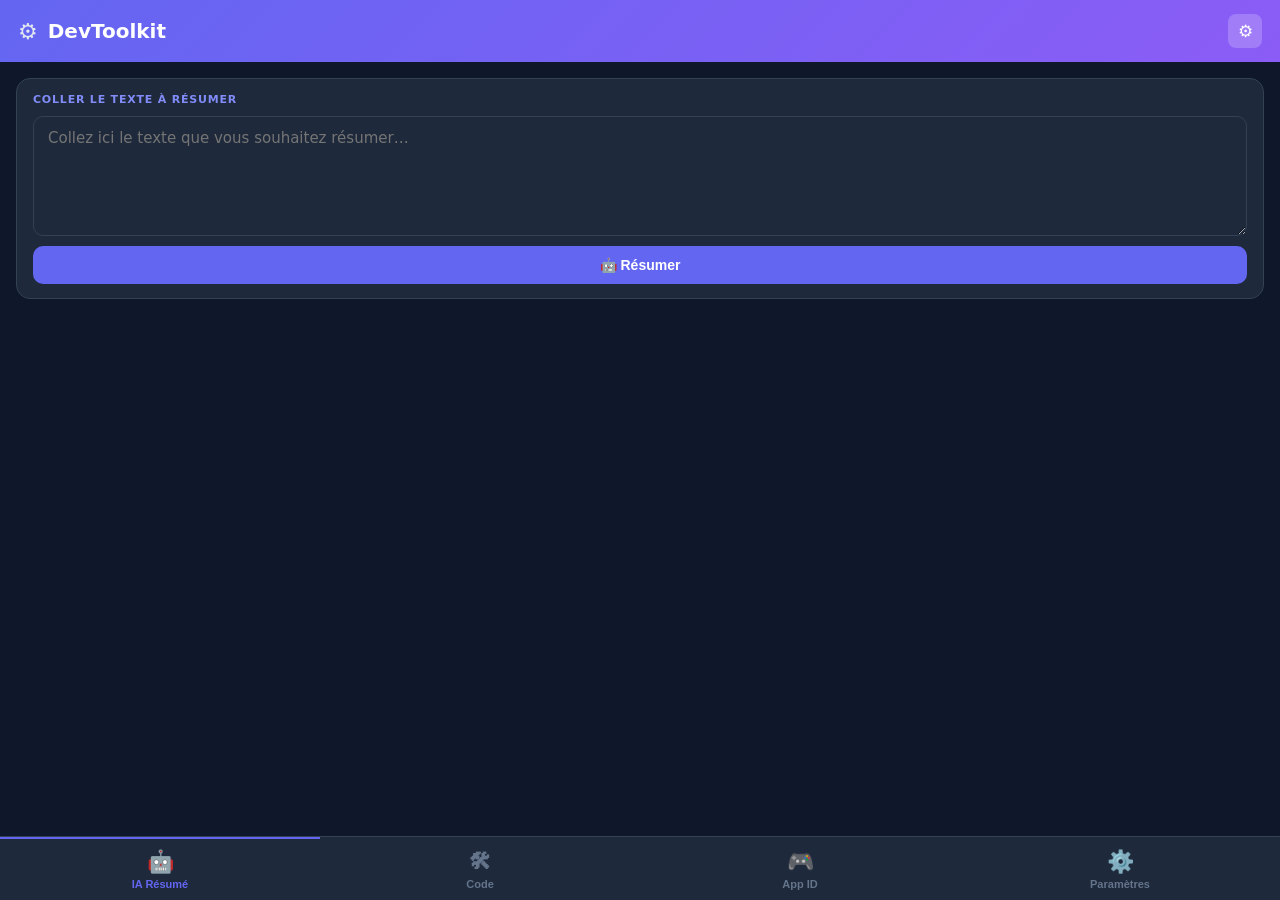
<file: index.html>
<!DOCTYPE html>
<html lang="fr">
<head>
  <meta charset="UTF-8">
  <meta name="viewport" content="width=device-width, initial-scale=1, viewport-fit=cover">
  <meta name="apple-mobile-web-app-capable" content="yes">
  <meta name="apple-mobile-web-app-status-bar-style" content="black-translucent">
  <meta name="apple-mobile-web-app-title" content="DevToolkit">
  <meta name="theme-color" content="#6366f1">
  <title>DevToolkit</title>
  <link rel="manifest" href="manifest.webmanifest">
  <link rel="apple-touch-icon" href="icons/icon192.png">
  <style>
    :root {
      --bg: #0f172a;
      --surface: #1e293b;
      --border: #334155;
      --accent: #6366f1;
      --accent-hover: #4f46e5;
      --text: #e2e8f0;
      --muted: #64748b;
      --safe-bottom: env(safe-area-inset-bottom, 0px);
    }

    * { margin: 0; padding: 0; box-sizing: border-box; -webkit-tap-highlight-color: transparent; }

    html, body {
      height: 100%;
      background: var(--bg);
      color: var(--text);
      font-family: -apple-system, 'SF Pro Display', 'Segoe UI', system-ui, sans-serif;
      font-size: 15px;
      overscroll-behavior: none;
    }

    /* ── Layout ── */
    .app {
      display: flex;
      flex-direction: column;
      height: 100dvh;
    }

    header {
      background: linear-gradient(135deg, #6366f1, #8b5cf6);
      padding: 14px 18px;
      padding-top: calc(14px + env(safe-area-inset-top, 0px));
      display: flex;
      align-items: center;
      gap: 10px;
      flex-shrink: 0;
    }

    header h1 { font-size: 20px; font-weight: 700; color: #fff; flex: 1; }

    .header-icon { font-size: 22px; }

    .icon-btn {
      width: 34px; height: 34px;
      background: rgba(255,255,255,0.2);
      border: none; border-radius: 8px;
      color: white; font-size: 17px;
      cursor: pointer; display: flex; align-items: center; justify-content: center;
    }

    .main {
      flex: 1;
      overflow-y: auto;
      -webkit-overflow-scrolling: touch;
    }

    .tab-content { display: none; padding: 16px; flex-direction: column; gap: 14px; }
    .tab-content.active { display: flex; }

    /* ── Bottom nav ── */
    .bottom-nav {
      display: flex;
      background: var(--surface);
      border-top: 1px solid var(--border);
      flex-shrink: 0;
      padding-bottom: var(--safe-bottom);
    }

    .nav-btn {
      flex: 1;
      background: none; border: none;
      padding: 10px 4px;
      display: flex; flex-direction: column;
      align-items: center; gap: 3px;
      cursor: pointer;
      color: var(--muted);
      font-size: 11px; font-weight: 600;
      border-top: 2px solid transparent;
      transition: color 0.2s, border-color 0.2s;
    }

    .nav-btn .nav-icon { font-size: 22px; }
    .nav-btn.active { color: var(--accent); border-top-color: var(--accent); }

    /* ── Buttons ── */
    .btn {
      padding: 11px 16px;
      border: none; border-radius: 10px;
      cursor: pointer; font-size: 14px; font-weight: 600;
      transition: opacity 0.15s, transform 0.1s;
      white-space: nowrap;
      -webkit-appearance: none;
    }

    .btn:active { transform: scale(0.97); }
    .btn.primary { background: var(--accent); color: #fff; }
    .btn.secondary { background: var(--border); color: var(--text); }
    .btn.danger { background: #7f1d1d; color: #fca5a5; }
    .btn.small { padding: 8px 12px; font-size: 13px; }
    .btn:disabled { opacity: 0.4; }
    .btn.hidden { display: none !important; }

    .btn-group { display: flex; gap: 8px; }
    .btn-row { display: flex; gap: 8px; flex-wrap: wrap; }

    /* ── Inputs ── */
    textarea, input[type="text"], input[type="password"] {
      width: 100%;
      background: var(--surface);
      border: 1px solid var(--border);
      border-radius: 10px;
      color: var(--text);
      padding: 12px 14px;
      font-size: 15px;
      font-family: inherit;
      resize: vertical;
      -webkit-appearance: none;
      transition: border-color 0.2s;
    }

    textarea:focus, input:focus {
      outline: none; border-color: var(--accent);
    }

    textarea { min-height: 120px; }

    /* ── Status ── */
    .status-msg {
      padding: 10px 14px; border-radius: 10px;
      font-size: 13px; font-weight: 500;
    }

    .status-msg.info    { background: #1e3a5f; color: #93c5fd; }
    .status-msg.success { background: #14532d; color: #86efac; }
    .status-msg.error   { background: #450a0a; color: #fca5a5; }
    .status-msg.hidden  { display: none; }

    .error-msg { color: #f87171; font-size: 13px; }
    .error-msg.hidden { display: none; }

    /* ── Cards ── */
    .card {
      background: var(--surface);
      border: 1px solid var(--border);
      border-radius: 14px;
      padding: 14px 16px;
      display: flex; flex-direction: column; gap: 10px;
    }

    .card-title {
      font-size: 11px; font-weight: 700;
      color: #818cf8; text-transform: uppercase; letter-spacing: 0.8px;
    }

    /* ── API warning ── */
    .api-warning {
      background: #451a03; border: 1px solid #92400e;
      border-radius: 10px; padding: 12px 14px;
      font-size: 13px; color: #fcd34d;
      display: flex; align-items: center; flex-wrap: wrap; gap: 6px;
    }

    .api-warning a { color: #fbbf24; text-decoration: underline; }
    .api-warning.hidden { display: none; }

    /* ── Game results ── */
    #game-results {
      display: flex; flex-direction: column; gap: 8px;
    }

    .game-item {
      background: var(--surface);
      border: 1px solid var(--border);
      border-radius: 10px;
      padding: 12px 14px;
      display: flex; align-items: center; gap: 10px;
      cursor: pointer;
      transition: border-color 0.15s;
      -webkit-user-select: none;
    }

    .game-item:active { border-color: var(--accent); }

    .game-name { flex: 1; font-size: 14px; font-weight: 500; overflow: hidden; text-overflow: ellipsis; white-space: nowrap; }
    .game-id { font-size: 13px; color: #818cf8; background: var(--bg); padding: 3px 8px; border-radius: 6px; font-family: monospace; }
    .game-type { font-size: 11px; color: var(--muted); background: var(--bg); padding: 2px 6px; border-radius: 4px; }
    .copied-badge { font-size: 13px; color: #4ade80; opacity: 0; transition: opacity 0.2s; }
    .copied-badge.visible { opacity: 1; }

    /* ── Settings ── */
    .field { display: flex; flex-direction: column; gap: 8px; }
    .field label { font-size: 13px; font-weight: 600; color: #94a3b8; }

    .input-row { display: flex; gap: 8px; }
    .input-row input { flex: 1; }

    .hint {
      background: var(--bg);
      border-left: 3px solid var(--accent);
      padding: 10px 14px; border-radius: 0 8px 8px 0;
      font-size: 13px; color: #94a3b8; line-height: 1.6;
    }

    .hint strong { color: var(--text); }

    /* ── Search bar ── */
    .search-bar { display: flex; gap: 8px; }
    .search-bar input { flex: 1; }
  </style>
</head>
<body>
<div class="app">

  <!-- Header -->
  <header>
    <span class="header-icon">⚙️</span>
    <h1>DevToolkit</h1>
    <button class="icon-btn" id="btn-settings" title="Paramètres">⚙</button>
  </header>

  <!-- Content -->
  <div class="main">

    <!-- IA Résumé -->
    <div class="tab-content active" id="tab-ai">
      <div class="card">
        <div class="card-title">Coller le texte à résumer</div>
        <textarea id="ai-input" placeholder="Collez ici le texte que vous souhaitez résumer…"></textarea>
        <button id="btn-summarize" class="btn primary">🤖 Résumer</button>
      </div>
      <div id="ai-status" class="status-msg hidden"></div>
      <div class="card" id="ai-result-card" style="display:none">
        <div class="card-title">Résumé</div>
        <textarea id="ai-result" readonly style="min-height:80px"></textarea>
        <button id="btn-copy-summary" class="btn secondary small">📋 Copier</button>
      </div>
    </div>

    <!-- Outils Code -->
    <div class="tab-content" id="tab-code">
      <div class="card">
        <div class="card-title">JSON Formatter</div>
        <textarea id="json-input" placeholder='{"clé": "valeur"}'></textarea>
        <div class="btn-row">
          <button id="btn-format-json" class="btn primary small">Formater</button>
          <button id="btn-minify-json" class="btn secondary small">Minifier</button>
          <button id="btn-copy-json" class="btn secondary small">Copier</button>
          <button id="btn-clear-json" class="btn danger small">Effacer</button>
        </div>
        <div id="json-error" class="error-msg hidden"></div>
      </div>

      <div class="card">
        <div class="card-title">Base64</div>
        <input id="b64-input" type="text" placeholder="Texte ou Base64…">
        <div class="btn-row">
          <button id="btn-b64-encode" class="btn primary small">Encoder</button>
          <button id="btn-b64-decode" class="btn secondary small">Décoder</button>
          <button id="btn-copy-b64" class="btn secondary small">Copier</button>
        </div>
        <input id="b64-output" type="text" readonly placeholder="Résultat…">
      </div>

      <div class="card">
        <div class="card-title">URL Encoder</div>
        <input id="url-input" type="text" placeholder="Texte ou URL encodée…">
        <div class="btn-row">
          <button id="btn-url-encode" class="btn primary small">Encoder</button>
          <button id="btn-url-decode" class="btn secondary small">Décoder</button>
          <button id="btn-copy-url" class="btn secondary small">Copier</button>
        </div>
        <input id="url-output" type="text" readonly placeholder="Résultat…">
      </div>
    </div>

    <!-- App ID Steam -->
    <div class="tab-content" id="tab-game">
      <div class="search-bar">
        <input id="game-search" type="text" placeholder="Nom du jeu Steam…">
        <button id="btn-search-game" class="btn primary">Chercher</button>
      </div>
      <div id="game-status" class="status-msg hidden"></div>
      <div id="game-results"></div>
    </div>

    <!-- À propos -->
    <div class="tab-content" id="tab-settings">
      <div class="card">
        <div class="card-title">🤖 Résumé IA — 100 % local</div>
        <p style="font-size:13px; color:#94a3b8; line-height:1.6">
          Le résumé utilise un algorithme <strong style="color:var(--text)">TF-IDF</strong> qui tourne
          directement dans votre navigateur.<br>
          Aucune clé API, aucun serveur, aucune donnée envoyée.
        </p>
        <div class="hint">
          <strong>Comment ça marche :</strong> les phrases les plus importantes sont sélectionnées
          selon la fréquence des mots clés et leur position dans le texte.
        </div>
      </div>
      <div class="card">
        <div class="card-title">ℹ️ À propos</div>
        <p style="font-size:13px; color:#94a3b8">DevToolkit v1.1 · Résumé local · Outils Dev · App ID Steam</p>
      </div>
    </div>

  </div><!-- /main -->

  <!-- Bottom Nav -->
  <nav class="bottom-nav">
    <button class="nav-btn active" data-tab="ai">
      <span class="nav-icon">🤖</span>IA Résumé
    </button>
    <button class="nav-btn" data-tab="code">
      <span class="nav-icon">🛠</span>Code
    </button>
    <button class="nav-btn" data-tab="game">
      <span class="nav-icon">🎮</span>App ID
    </button>
    <button class="nav-btn" data-tab="settings" id="nav-settings">
      <span class="nav-icon">⚙️</span>Paramètres
    </button>
  </nav>

</div><!-- /app -->

<script>
'use strict';

// ── Navigation ─────────────────────────────────────────────────────────────

function goTab(name) {
  document.querySelectorAll('.nav-btn').forEach(b => b.classList.toggle('active', b.dataset.tab === name));
  document.querySelectorAll('.tab-content').forEach(c => c.classList.toggle('active', c.id === `tab-${name}`));
}

document.querySelectorAll('.nav-btn').forEach(btn => {
  btn.addEventListener('click', () => goTab(btn.dataset.tab));
});

document.getElementById('btn-settings').addEventListener('click', () => goTab('settings'));

// ── Helpers ────────────────────────────────────────────────────────────────

function setStatus(id, msg, type) {
  const el = document.getElementById(id);
  el.textContent = msg;
  el.className = `status-msg ${type}`;
}
function hideStatus(id) { document.getElementById(id).className = 'status-msg hidden'; }

// ── Extractive summarizer (TF-IDF, 100% local, zéro API) ──────────────────

const STOPWORDS = new Set([
  'le','la','les','de','du','des','un','une','en','et','est','à','au','aux',
  'se','sa','son','ses','qui','que','qu','ce','cet','cette','ces','je','tu',
  'il','elle','nous','vous','ils','elles','mon','ma','mes','ton','ta','tes',
  'leur','leurs','y','me','te','lui','ne','pas','plus','très','aussi','car',
  'mais','ou','donc','or','ni','sur','sous','dans','par','pour','avec','sans',
  'entre','vers','chez','alors','puis','bien','tout','tous','même','si','on',
  'être','avoir','faire','dit','peut','après','avant','quand','comme','dont',
  'où','lors','était','sont','ont','été','fait','cette','par','plus','non',
  'the','a','an','is','are','was','were','be','been','have','has','had',
  'do','does','did','will','would','shall','should','may','might','must',
  'can','could','of','in','on','at','to','for','with','by','from','and',
  'or','but','not','this','that','these','those','it','he','she','we',
  'they','i','you','its','his','her','our','their','which','who','what',
  'when','where','how','all','one','also','as','so','if','up','out','no',
  'new','more','said','about','just','into','than','then'
]);

function tokenize(text) {
  return (text.toLowerCase().match(/[a-zàâäéèêëîïôùûüçœ'-]+/g) || [])
    .filter(w => w.length > 2 && !STOPWORDS.has(w));
}

function summarizeLocally(text, n = 5) {
  const sentences = text.replace(/\s+/g, ' ')
    .split(/(?<=[.!?…])\s+(?=[A-ZÀÂÉÈÙÎ"«(])/)
    .map(s => s.trim())
    .filter(s => { const wc = s.split(/\s+/).length; return wc >= 6 && wc <= 80; });

  if (!sentences.length) return text.slice(0, 800);
  if (sentences.length <= n) return sentences.join(' ');

  const freq = {};
  sentences.forEach(s => tokenize(s).forEach(w => { freq[w] = (freq[w] || 0) + 1; }));

  const total = sentences.length;
  const scored = sentences.map((s, i) => {
    const words = tokenize(s);
    if (!words.length) return { s, score: 0, i };
    const tf = words.reduce((sum, w) => sum + (freq[w] || 0), 0) / Math.sqrt(words.length);
    const pos = i < 3 ? 1.3 : i >= total - 2 ? 1.15 : 1.0;
    const len = words.length < 8 ? 0.8 : 1.0;
    return { s, score: tf * pos * len, i };
  });

  return scored
    .sort((a, b) => b.score - a.score)
    .slice(0, n)
    .sort((a, b) => a.i - b.i)
    .map(t => t.s)
    .join(' ');
}

// ── IA Résumé ──────────────────────────────────────────────────────────────

document.getElementById('btn-summarize').addEventListener('click', () => {
  const text = document.getElementById('ai-input').value.trim();
  if (text.length < 100) {
    setStatus('ai-status', '❌ Texte trop court (minimum 100 caractères).', 'error');
    return;
  }

  const btn = document.getElementById('btn-summarize');
  btn.disabled = true;
  btn.textContent = '⏳ Analyse…';
  setStatus('ai-status', '⏳ Analyse en cours…', 'info');
  document.getElementById('ai-result-card').style.display = 'none';

  setTimeout(() => {
    try {
      const summary = summarizeLocally(text, 5);
      document.getElementById('ai-result').value = summary;
      document.getElementById('ai-result-card').style.display = 'flex';
      const ratio = Math.round((1 - summary.length / text.length) * 100);
      setStatus('ai-status', `✅ Résumé généré — texte réduit de ${ratio} %.`, 'success');
    } catch (err) {
      setStatus('ai-status', `❌ ${err.message}`, 'error');
    } finally {
      btn.disabled = false;
      btn.textContent = '🤖 Résumer';
    }
  }, 50);
});

document.getElementById('btn-copy-summary').addEventListener('click', function () {
  const text = document.getElementById('ai-result').value;
  navigator.clipboard.writeText(text).then(() => {
    const orig = this.textContent;
    this.textContent = '✓ Copié !';
    setTimeout(() => { this.textContent = orig; }, 1800);
  });
});

// ── Code Tools ─────────────────────────────────────────────────────────────

function copyBtn(btn, getText) {
  btn.addEventListener('click', function () {
    const text = getText();
    navigator.clipboard.writeText(text).then(() => {
      const orig = this.textContent;
      this.textContent = '✓ Copié !';
      setTimeout(() => { this.textContent = orig; }, 1800);
    });
  });
}

// JSON
const jsonInput = document.getElementById('json-input');
const jsonError = document.getElementById('json-error');

function parseJSON() {
  try {
    const p = JSON.parse(jsonInput.value.trim());
    jsonError.classList.add('hidden');
    return p;
  } catch(e) {
    jsonError.textContent = `JSON invalide : ${e.message}`;
    jsonError.classList.remove('hidden');
    return null;
  }
}

document.getElementById('btn-format-json').addEventListener('click', () => {
  const p = parseJSON(); if (p !== null) jsonInput.value = JSON.stringify(p, null, 2);
});
document.getElementById('btn-minify-json').addEventListener('click', () => {
  const p = parseJSON(); if (p !== null) jsonInput.value = JSON.stringify(p);
});
document.getElementById('btn-clear-json').addEventListener('click', () => {
  jsonInput.value = ''; jsonError.classList.add('hidden');
});
copyBtn(document.getElementById('btn-copy-json'), () => jsonInput.value);

// Base64
document.getElementById('btn-b64-encode').addEventListener('click', () => {
  try { document.getElementById('b64-output').value = btoa(unescape(encodeURIComponent(document.getElementById('b64-input').value))); }
  catch { document.getElementById('b64-output').value = '❌ Encodage impossible'; }
});
document.getElementById('btn-b64-decode').addEventListener('click', () => {
  try { document.getElementById('b64-output').value = decodeURIComponent(escape(atob(document.getElementById('b64-input').value.trim()))); }
  catch { document.getElementById('b64-output').value = '❌ Base64 invalide'; }
});
copyBtn(document.getElementById('btn-copy-b64'), () => document.getElementById('b64-output').value);

// URL
document.getElementById('btn-url-encode').addEventListener('click', () => {
  document.getElementById('url-output').value = encodeURIComponent(document.getElementById('url-input').value);
});
document.getElementById('btn-url-decode').addEventListener('click', () => {
  try { document.getElementById('url-output').value = decodeURIComponent(document.getElementById('url-input').value); }
  catch { document.getElementById('url-output').value = '❌ URL invalide'; }
});
copyBtn(document.getElementById('btn-copy-url'), () => document.getElementById('url-output').value);

// ── Game App ID ─────────────────────────────────────────────────────────────

document.getElementById('btn-search-game').addEventListener('click', searchGame);
document.getElementById('game-search').addEventListener('keydown', e => { if (e.key === 'Enter') searchGame(); });

async function searchGame() {
  const query = document.getElementById('game-search').value.trim();
  if (!query) return;
  const resultsEl = document.getElementById('game-results');
  resultsEl.innerHTML = '';
  setStatus('game-status', '🔍 Recherche…', 'info');

  try {
    const res = await fetch(`https://store.steampowered.com/api/storesearch/?term=${encodeURIComponent(query)}&l=french&cc=FR`);
    if (!res.ok) throw new Error(`HTTP ${res.status}`);
    const data = await res.json();
    const items = data.items || [];

    if (!items.length) { setStatus('game-status', '❌ Aucun jeu trouvé.', 'error'); return; }
    hideStatus('game-status');

    items.slice(0, 12).forEach(game => {
      const el = document.createElement('div');
      el.className = 'game-item';
      const typeLabel = game.type === 'game' ? 'Jeu' : game.type === 'dlc' ? 'DLC' : game.type || '';
      el.innerHTML = `
        <span class="game-name">${esc(game.name)}</span>
        ${typeLabel ? `<span class="game-type">${esc(typeLabel)}</span>` : ''}
        <span class="game-id">${game.id}</span>
        <span class="copied-badge">✓</span>
      `;
      el.addEventListener('click', () => {
        navigator.clipboard.writeText(String(game.id));
        const b = el.querySelector('.copied-badge');
        b.classList.add('visible');
        setTimeout(() => b.classList.remove('visible'), 1500);
      });
      resultsEl.appendChild(el);
    });
  } catch(err) {
    setStatus('game-status', `❌ ${err.message}`, 'error');
  }
}

function esc(s) {
  return s.replace(/&/g,'&amp;').replace(/</g,'&lt;').replace(/>/g,'&gt;').replace(/"/g,'&quot;');
}
</script>
</body>
</html>
</file>
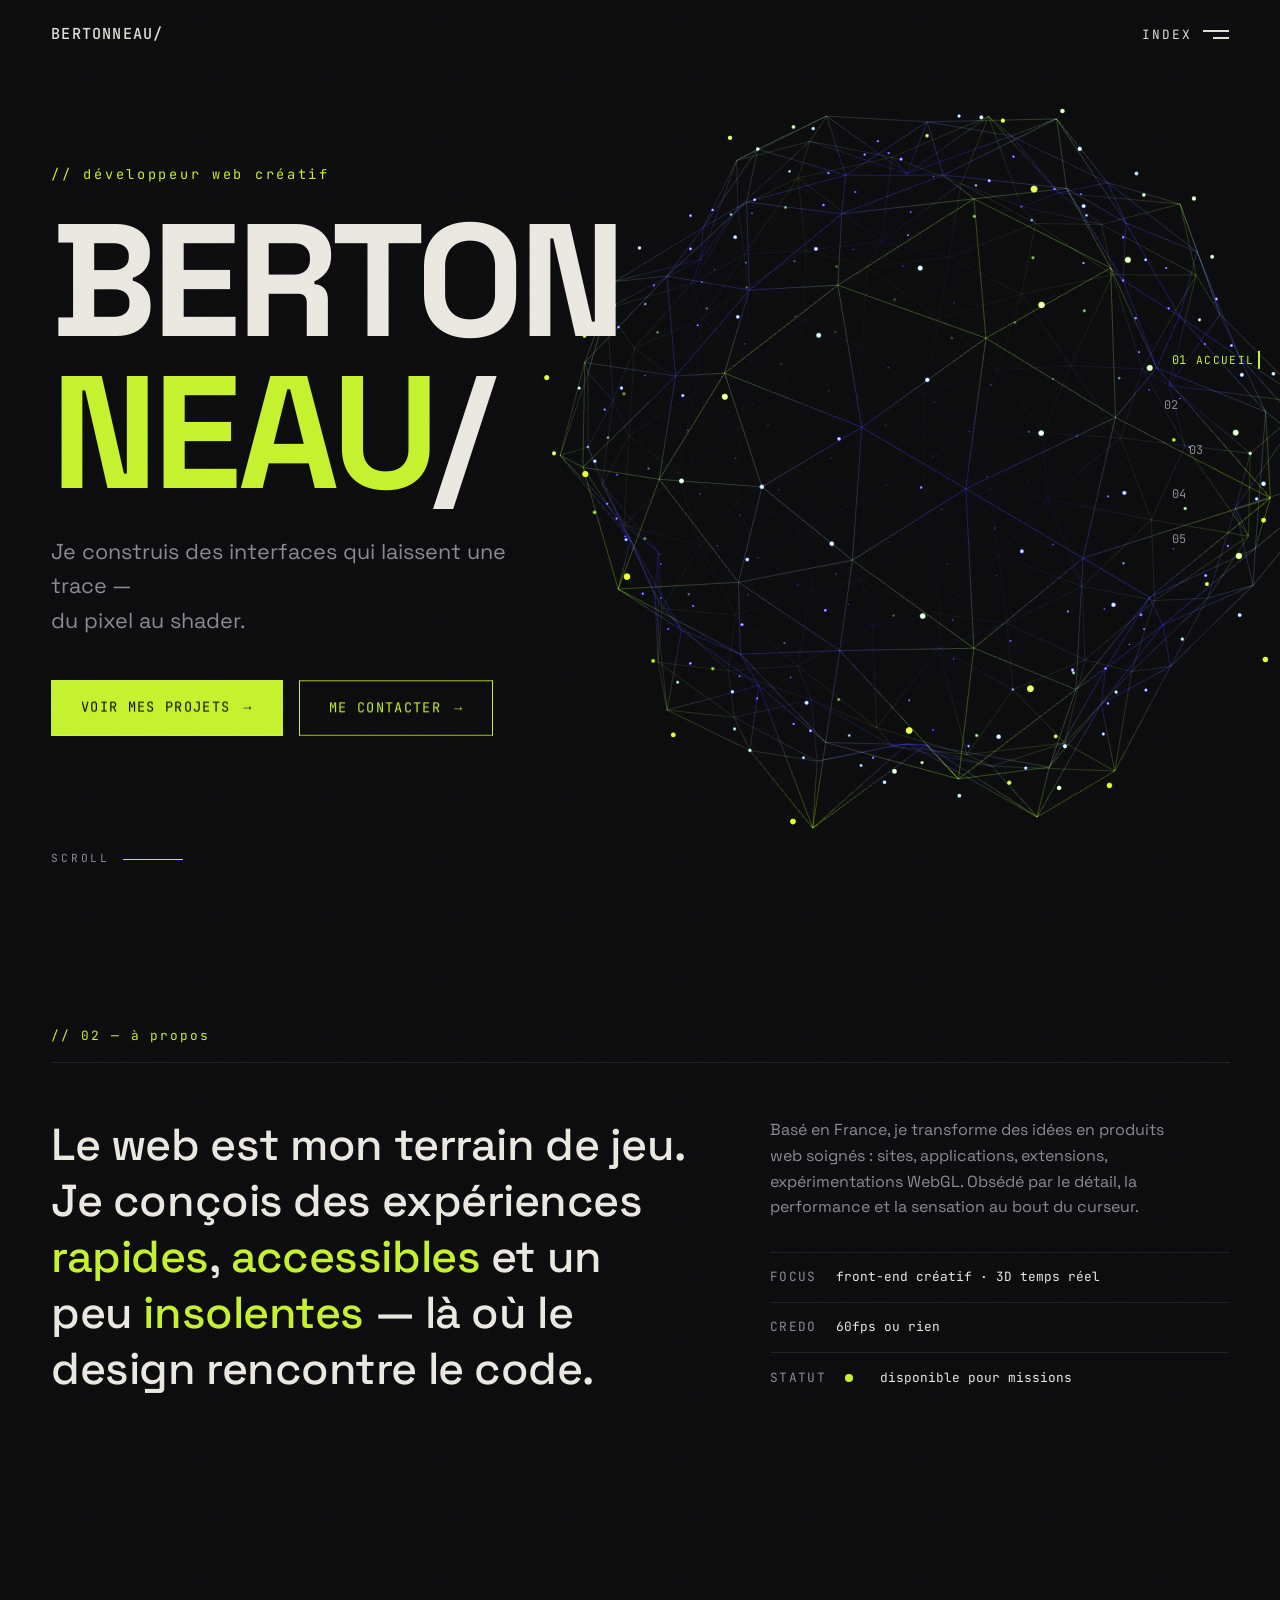
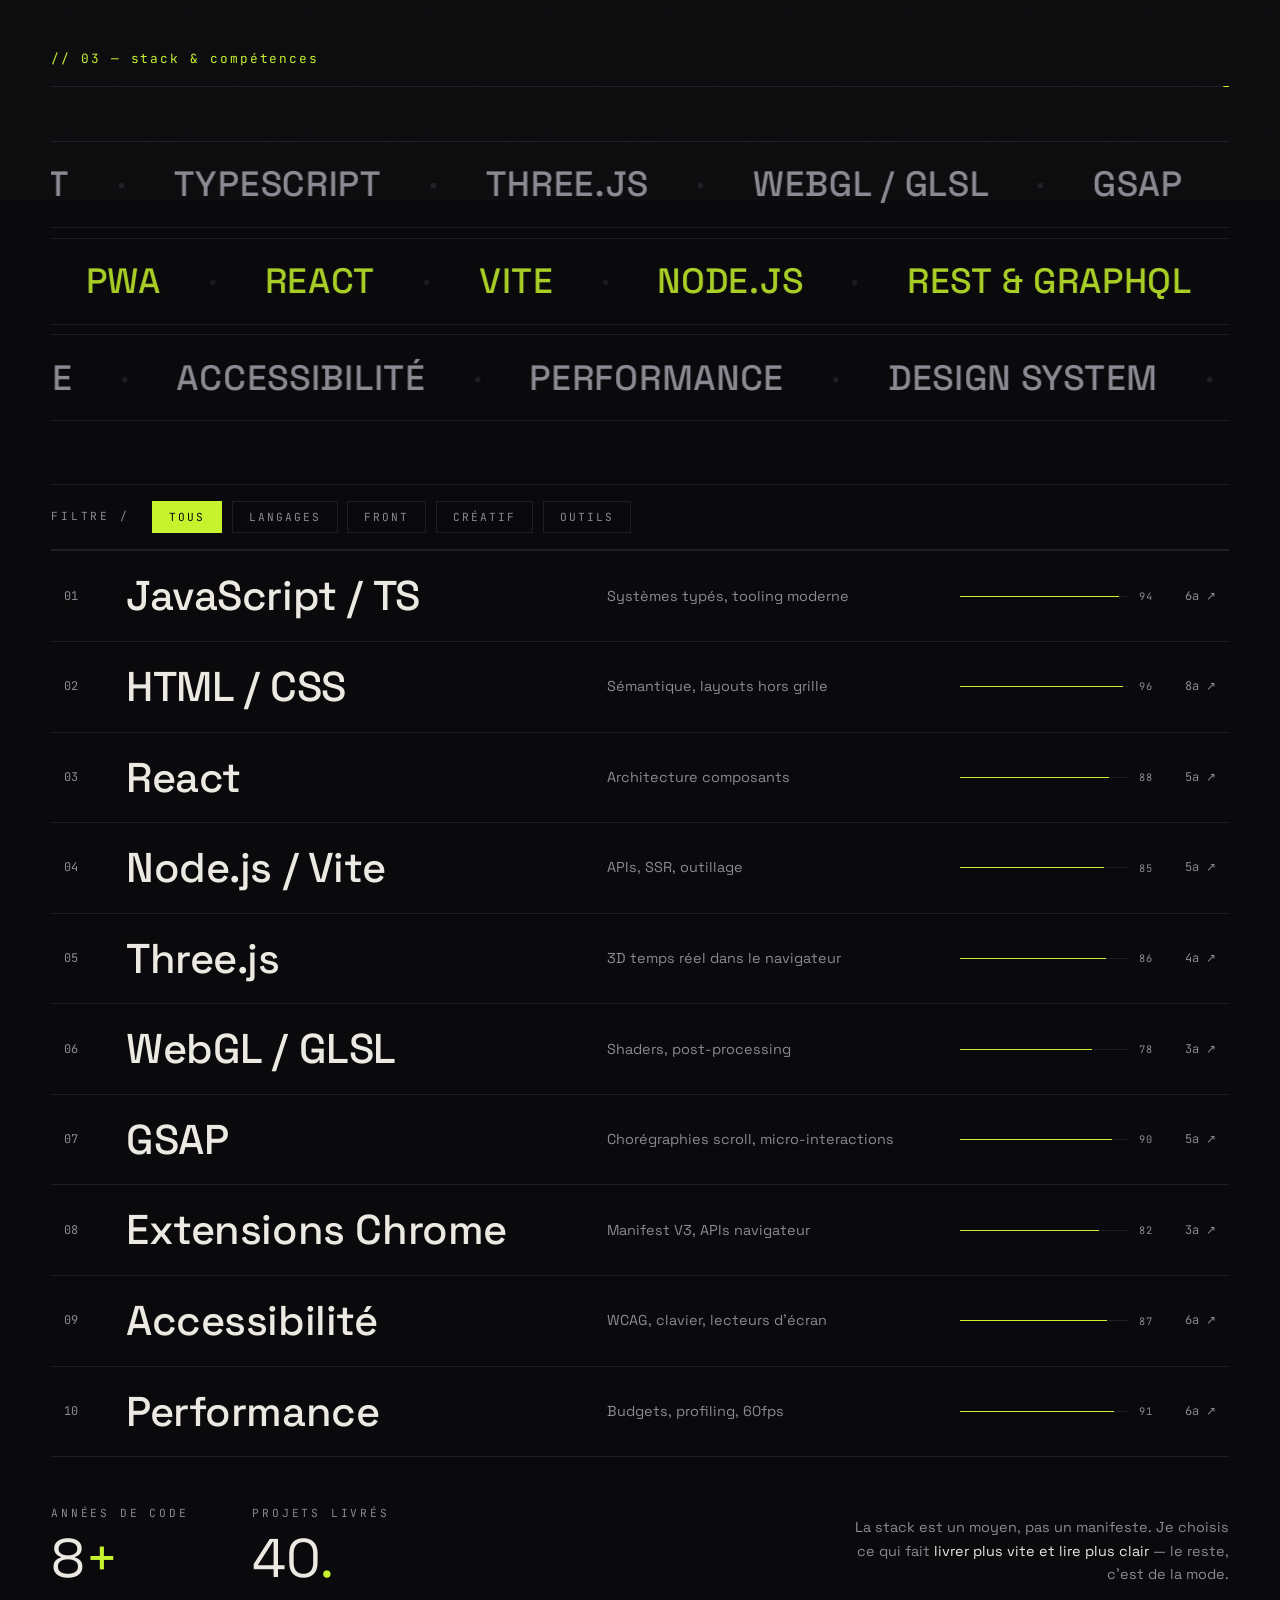
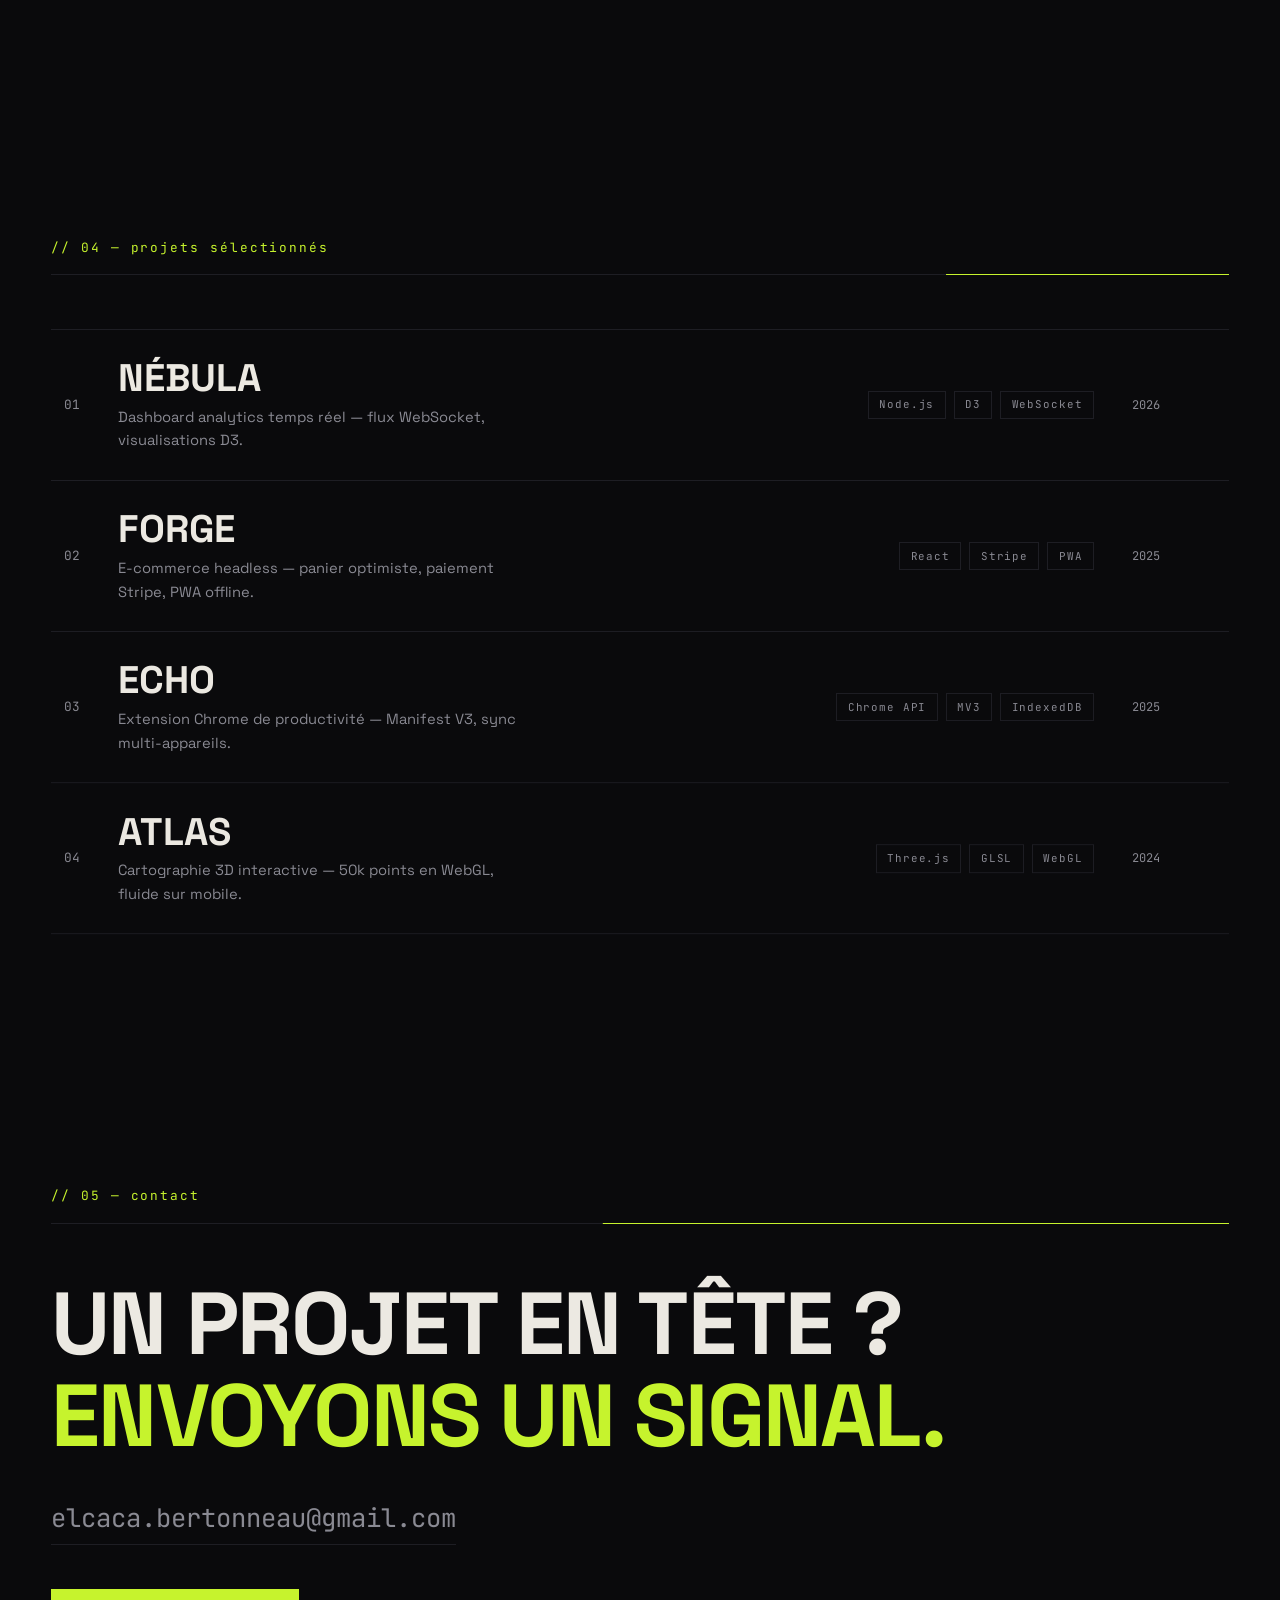
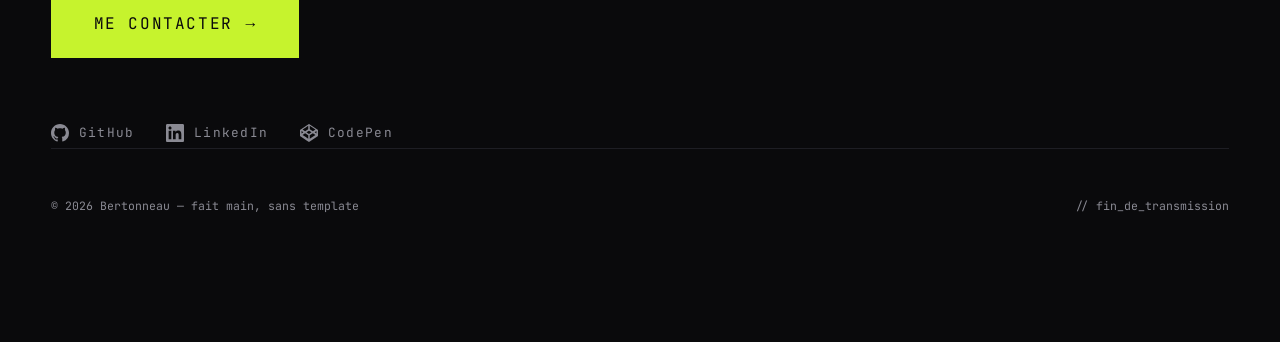
<file: portfolio/index.html>
<!DOCTYPE html>
<html lang="fr">
<head>
  <meta charset="UTF-8" />
  <meta name="viewport" content="width=device-width, initial-scale=1.0" />
  <title>BERTONNEAU — Développeur web créatif</title>
  <meta name="description" content="Portfolio de Bertonneau, développeur web créatif — interfaces, 3D temps réel et animation." />
  <link rel="icon" href="data:image/svg+xml,%3Csvg xmlns='http://www.w3.org/2000/svg' viewBox='0 0 32 32'%3E%3Crect width='32' height='32' fill='%230a0a0c'/%3E%3Ctext x='6' y='23' font-family='monospace' font-size='18' fill='%23C6F32D'%3EB/%3C/text%3E%3C/svg%3E" />

  <!-- Typographies auto-hébergées (aucune dépendance externe) -->
  <link rel="preload" href="fonts/space-grotesk-latin.woff2" as="font" type="font/woff2" crossorigin />
  <link rel="preload" href="fonts/jetbrains-mono-latin.woff2" as="font" type="font/woff2" crossorigin />
  <link rel="stylesheet" href="fonts/fonts.css" />

  <link rel="stylesheet" href="style.css" />
</head>
<body>

  <!-- Grain global (effet signature secondaire) -->
  <div class="grain" aria-hidden="true"></div>

  <!-- Curseur custom (desktop uniquement) -->
  <div class="cursor" aria-hidden="true">
    <div class="cursor__dot"></div>
    <div class="cursor__ring"></div>
  </div>

  <!-- ===== Header minimal : marque + bouton sommaire ===== -->
  <header class="topbar">
    <a href="#hero" class="brand" data-scramble>BERTONNEAU/</a>
    <button class="menu-btn" id="menuBtn" aria-label="Ouvrir le sommaire" aria-expanded="false">
      <span class="menu-btn__label" data-scramble>INDEX</span>
      <span class="menu-btn__lines"><i></i><i></i></span>
    </button>
  </header>

  <!-- ===== Rail de navigation vertical (parti pris : pas de navbar) ===== -->
  <nav class="rail" aria-label="Navigation des sections">
    <div class="rail__indicator" aria-hidden="true"></div>
    <a href="#hero"     class="rail__item is-active"><span class="rail__num">01</span><span class="rail__label">Accueil</span></a>
    <a href="#apropos"  class="rail__item"><span class="rail__num">02</span><span class="rail__label">À propos</span></a>
    <a href="#skills"   class="rail__item"><span class="rail__num">03</span><span class="rail__label">Stack</span></a>
    <a href="#projets"  class="rail__item"><span class="rail__num">04</span><span class="rail__label">Projets</span></a>
    <a href="#contact"  class="rail__item"><span class="rail__num">05</span><span class="rail__label">Contact</span></a>
  </nav>

  <!-- ===== Sommaire plein écran ===== -->
  <div class="overlay" id="overlay" aria-hidden="true">
    <nav class="overlay__nav" aria-label="Sommaire">
      <a href="#hero"    class="overlay__item"><span class="overlay__num">01</span><span class="overlay__word" data-scramble>Accueil</span></a>
      <a href="#apropos" class="overlay__item"><span class="overlay__num">02</span><span class="overlay__word" data-scramble>À propos</span></a>
      <a href="#skills"  class="overlay__item"><span class="overlay__num">03</span><span class="overlay__word" data-scramble>Stack</span></a>
      <a href="#projets" class="overlay__item"><span class="overlay__num">04</span><span class="overlay__word" data-scramble>Projets</span></a>
      <a href="#contact" class="overlay__item"><span class="overlay__num">05</span><span class="overlay__word" data-scramble>Contact</span></a>
    </nav>
    <p class="overlay__foot">// signal_établi — bertonneau © 2026</p>
  </div>

  <main>

    <!-- ===== 01 / HERO ===== -->
    <section class="hero" id="hero" data-section="01">
      <canvas class="hero__canvas" id="scene" aria-hidden="true"></canvas>

      <div class="hero__content">
        <p class="hero__eyebrow mono">// développeur web créatif</p>
        <!-- ⚠️ Remplace par ton prénom/nom ici -->
        <h1 class="hero__title">
          <span class="hero__line"><span>BERTON</span></span>
          <span class="hero__line hero__line--accent"><span>NEAU<em class="hero__slash">/</em></span></span>
        </h1>
        <p class="hero__tagline">Je construis des interfaces qui laissent une trace —<br />du pixel au shader.</p>

        <div class="hero__cta">
          <a href="#projets" class="btn btn--solid" data-magnetic>
            <span class="btn__label" data-scramble>Voir mes projets</span>
            <span class="btn__arrow" aria-hidden="true">→</span>
          </a>
          <a href="#contact" class="btn btn--ghost" data-magnetic>
            <span class="btn__label" data-scramble>Me contacter</span>
            <span class="btn__arrow" aria-hidden="true">→</span>
          </a>
        </div>
      </div>

      <div class="hero__hint mono" aria-hidden="true">
        <span>scroll</span>
        <span class="hero__hint-line"></span>
      </div>
    </section>

    <!-- ===== 02 / À PROPOS ===== -->
    <section class="section about" id="apropos" data-section="02">
      <header class="section__head" data-reveal>
        <p class="section__eyebrow mono">// 02 — à propos</p>
        <div class="scanline" aria-hidden="true"></div>
      </header>
      <div class="about__grid">
        <h2 class="about__statement" data-reveal-lines>
          Le web est mon terrain de jeu.
          Je conçois des expériences <em>rapides</em>, <em>accessibles</em>
          et un peu <em>insolentes</em> — là où le design rencontre le code.
        </h2>
        <div class="about__meta" data-reveal>
          <p>Basé en France, je transforme des idées en produits web soignés : sites, applications, extensions, expérimentations WebGL. Obsédé par le détail, la performance et la sensation au bout du curseur.</p>
          <ul class="about__facts mono">
            <li><span>focus</span>front-end créatif · 3D temps réel</li>
            <li><span>credo</span>60fps ou rien</li>
            <li><span>statut</span><i class="dot"></i>disponible pour missions</li>
          </ul>
        </div>
      </div>
    </section>

    <!-- ===== 03 / STACK ===== -->
    <section class="section skills" id="skills" data-section="03">
      <header class="section__head" data-reveal>
        <p class="section__eyebrow mono">// 03 — stack &amp; compétences</p>
        <div class="scanline" aria-hidden="true"></div>
      </header>

      <!-- Marquee 3 rangées, directions alternées -->
      <div class="marquee-stack" data-reveal>
        <div class="marquee" data-dir="left">
          <div class="marquee__track">
            <span>JavaScript</span><span>TypeScript</span><span>Three.js</span><span>WebGL / GLSL</span><span>GSAP</span><span>Canvas</span>
            <span>JavaScript</span><span>TypeScript</span><span>Three.js</span><span>WebGL / GLSL</span><span>GSAP</span><span>Canvas</span>
          </div>
        </div>
        <div class="marquee marquee--accent" data-dir="right">
          <div class="marquee__track">
            <span>React</span><span>Vite</span><span>Node.js</span><span>REST &amp; GraphQL</span><span>Extensions Chrome</span><span>PWA</span>
            <span>React</span><span>Vite</span><span>Node.js</span><span>REST &amp; GraphQL</span><span>Extensions Chrome</span><span>PWA</span>
          </div>
        </div>
        <div class="marquee" data-dir="left">
          <div class="marquee__track">
            <span>CSS moderne</span><span>Accessibilité</span><span>Performance</span><span>Design system</span><span>Motion design</span><span>Git</span>
            <span>CSS moderne</span><span>Accessibilité</span><span>Performance</span><span>Design system</span><span>Motion design</span><span>Git</span>
          </div>
        </div>
      </div>

      <!-- « Index des instruments » : liste filtrable avec hover flood —
           design généré via le MCP Magic (21st AI, take 1) et adapté en vanilla -->
      <div class="skills-index" data-reveal>
        <div class="skills-index__filters mono">
          <span class="skills-index__label">filtre /</span>
          <button class="skills-tab" data-cat="all" data-active="true">Tous</button>
          <button class="skills-tab" data-cat="lang">Langages</button>
          <button class="skills-tab" data-cat="front">Front</button>
          <button class="skills-tab" data-cat="creatif">Créatif</button>
          <button class="skills-tab" data-cat="outils">Outils</button>
        </div>
        <ul class="skills-index__list" id="skillList"></ul>

        <div class="skills-index__meta">
          <div class="skills-index__stat">
            <span class="skills-index__stat-label mono">années de code</span>
            <span class="skills-index__stat-value">8<em>+</em></span>
          </div>
          <div class="skills-index__stat">
            <span class="skills-index__stat-label mono">projets livrés</span>
            <span class="skills-index__stat-value">40<em>.</em></span>
          </div>
          <p class="skills-index__note">La stack est un moyen, pas un manifeste. Je choisis ce qui fait <span>livrer plus vite et lire plus clair</span> — le reste, c'est de la mode.</p>
        </div>
      </div>
    </section>

    <!-- ===== 04 / PROJETS ===== -->
    <section class="section projects" id="projets" data-section="04">
      <header class="section__head" data-reveal>
        <p class="section__eyebrow mono">// 04 — projets sélectionnés</p>
        <div class="scanline" aria-hidden="true"></div>
      </header>

      <!-- Liste + aperçu flottant qui suit le curseur —
           pattern « Project Showcase » récupéré via le MCP Magic (21st.dev, id 9607),
           réécrit en vanilla et adapté à la direction artistique -->
      <!-- hors du conteneur animé : position:fixed exige un référentiel viewport -->
      <div class="showcase__preview" aria-hidden="true">
        <div class="showcase__img project-visual--01"><span class="mono">01</span></div>
        <div class="showcase__img project-visual--02"><span class="mono">02</span></div>
        <div class="showcase__img project-visual--03"><span class="mono">03</span></div>
        <div class="showcase__img project-visual--04"><span class="mono">04</span></div>
      </div>

      <div class="showcase" id="showcase" data-reveal-stagger>
        <!-- ⚠️ Remplace les projets placeholder par les tiens -->
        <a href="#contact" class="showcase__row">
          <span class="showcase__num mono">01</span>
          <div class="showcase__main">
            <h3 class="showcase__title" data-scramble>Nébula</h3>
            <p class="showcase__desc">Dashboard analytics temps réel — flux WebSocket, visualisations D3.</p>
          </div>
          <ul class="showcase__tags mono"><li>Node.js</li><li>D3</li><li>WebSocket</li></ul>
          <span class="showcase__year mono">2026</span>
          <span class="showcase__arrow" aria-hidden="true">↗</span>
        </a>

        <a href="#contact" class="showcase__row">
          <span class="showcase__num mono">02</span>
          <div class="showcase__main">
            <h3 class="showcase__title" data-scramble>Forge</h3>
            <p class="showcase__desc">E-commerce headless — panier optimiste, paiement Stripe, PWA offline.</p>
          </div>
          <ul class="showcase__tags mono"><li>React</li><li>Stripe</li><li>PWA</li></ul>
          <span class="showcase__year mono">2025</span>
          <span class="showcase__arrow" aria-hidden="true">↗</span>
        </a>

        <a href="#contact" class="showcase__row">
          <span class="showcase__num mono">03</span>
          <div class="showcase__main">
            <h3 class="showcase__title" data-scramble>Echo</h3>
            <p class="showcase__desc">Extension Chrome de productivité — Manifest V3, sync multi-appareils.</p>
          </div>
          <ul class="showcase__tags mono"><li>Chrome API</li><li>MV3</li><li>IndexedDB</li></ul>
          <span class="showcase__year mono">2025</span>
          <span class="showcase__arrow" aria-hidden="true">↗</span>
        </a>

        <a href="#contact" class="showcase__row">
          <span class="showcase__num mono">04</span>
          <div class="showcase__main">
            <h3 class="showcase__title" data-scramble>Atlas</h3>
            <p class="showcase__desc">Cartographie 3D interactive — 50k points en WebGL, fluide sur mobile.</p>
          </div>
          <ul class="showcase__tags mono"><li>Three.js</li><li>GLSL</li><li>WebGL</li></ul>
          <span class="showcase__year mono">2024</span>
          <span class="showcase__arrow" aria-hidden="true">↗</span>
        </a>
      </div>
    </section>

    <!-- ===== 05 / CONTACT ===== -->
    <section class="section contact" id="contact" data-section="05">
      <header class="section__head" data-reveal>
        <p class="section__eyebrow mono">// 05 — contact</p>
        <div class="scanline" aria-hidden="true"></div>
      </header>

      <div class="contact__inner" data-reveal>
        <h2 class="contact__title">Un projet en tête&nbsp;?<br /><span>Envoyons un signal.</span></h2>
        <!-- ⚠️ Remplace par ton adresse -->
        <a href="mailto:elcaca.bertonneau@gmail.com" class="contact__mail" data-scramble>elcaca.bertonneau@gmail.com</a>
        <div class="contact__cta">
          <a href="mailto:elcaca.bertonneau@gmail.com" class="btn btn--solid btn--big" data-magnetic>
            <span class="btn__label" data-scramble>Me contacter</span>
            <span class="btn__arrow" aria-hidden="true">→</span>
          </a>
        </div>
        <ul class="contact__socials mono">
          <li>
            <a href="https://github.com/" target="_blank" rel="noopener">
              <svg class="social-icon" viewBox="0 0 16 16" fill="currentColor" aria-hidden="true"><path d="M8 0C3.58 0 0 3.58 0 8c0 3.54 2.29 6.53 5.47 7.59.4.07.55-.17.55-.38 0-.19-.01-.82-.01-1.49-2.01.37-2.53-.49-2.69-.94-.09-.23-.48-.94-.82-1.13-.28-.15-.68-.52-.01-.53.63-.01 1.08.58 1.23.82.72 1.21 1.87.87 2.33.66.07-.52.28-.87.51-1.07-1.78-.2-3.64-.89-3.64-3.95 0-.87.31-1.59.82-2.15-.08-.2-.36-1.02.08-2.12 0 0 .67-.21 2.2.82.64-.18 1.32-.27 2-.27s1.36.09 2 .27c1.53-1.04 2.2-.82 2.2-.82.44 1.1.16 1.92.08 2.12.51.56.82 1.27.82 2.15 0 3.07-1.87 3.75-3.65 3.95.29.25.54.73.54 1.48 0 1.07-.01 1.93-.01 2.2 0 .21.15.46.55.38A8.01 8.01 0 0 0 16 8c0-4.42-3.58-8-8-8z"/></svg>
              <span data-scramble>GitHub</span>
            </a>
          </li>
          <li>
            <!-- logo officiel récupéré via le MCP Magic (logo_search) -->
            <a href="https://www.linkedin.com/" target="_blank" rel="noopener">
              <svg class="social-icon" viewBox="0 0 256 256" fill="currentColor" aria-hidden="true"><path d="M218.123 218.127h-37.931v-59.403c0-14.165-.253-32.4-19.728-32.4-19.756 0-22.779 15.434-22.779 31.369v60.43h-37.93V95.967h36.413v16.694h.51a39.907 39.907 0 0 1 35.928-19.733c38.445 0 45.533 25.288 45.533 58.186l-.016 67.013ZM56.955 79.27c-12.157.002-22.014-9.852-22.016-22.009-.002-12.157 9.851-22.014 22.008-22.016 12.157-.003 22.014 9.851 22.016 22.008A22.013 22.013 0 0 1 56.955 79.27m18.966 138.858H37.95V95.967h37.97v122.16ZM237.033.018H18.89C8.58-.098.125 8.161-.001 18.471v219.053c.122 10.315 8.576 18.582 18.89 18.474h218.144c10.336.128 18.823-8.139 18.966-18.474V18.454c-.147-10.33-8.635-18.588-18.966-18.453"/></svg>
              <span data-scramble>LinkedIn</span>
            </a>
          </li>
          <li>
            <a href="https://codepen.io/" target="_blank" rel="noopener">
              <svg class="social-icon" viewBox="0 0 24 24" fill="currentColor" aria-hidden="true"><path d="M24 8.182l-.018-.087-.017-.05c-.01-.024-.018-.05-.03-.075-.003-.018-.015-.034-.02-.05l-.035-.067-.03-.05-.044-.06-.046-.045-.06-.045-.046-.03-.06-.044-.044-.04-.015-.02L12.58.19c-.347-.232-.796-.232-1.142 0L.453 7.502l-.015.015-.044.035-.06.05-.038.04-.05.056-.037.045-.05.06c-.02.017-.03.03-.03.046l-.05.06-.02.06c-.02.01-.02.04-.03.07l-.01.05C0 8.12 0 8.15 0 8.18v7.497c0 .044.003.09.01.135l.01.046c.005.03.01.06.02.086l.015.05c.01.027.016.053.027.075l.022.05c0 .01.02.04.03.06l.03.04c.01.02.03.04.045.06l.03.04.05.041.03.04.05.036.05.03.01.015 10.97 7.315c.17.115.375.18.57.18s.39-.06.57-.18l10.99-7.317.014-.01.05-.03.05-.04.05-.036.04-.04.04-.05.04-.04.03-.06.03-.04.03-.06.02-.06.02-.06.01-.05.01-.05.01-.09v-7.51c0-.04 0-.08-.01-.12zm-10.972-5.75l7.53 5.015-3.36 2.25-4.17-2.79v-4.47zm-2.06 0v4.47l-4.17 2.79-3.36-2.25 7.53-5.01zm-8.91 6.93l2.4 1.61-2.4 1.61v-3.22zm8.91 10.2l-7.53-5.02 3.36-2.24 4.17 2.79v4.47zm1.03-6.28l-3.32-2.22 3.32-2.22 3.32 2.22-3.32 2.22zm1.03 6.28v-4.47l4.17-2.79 3.36 2.24-7.53 5.02zm8.91-6.98l-2.4-1.61 2.4-1.61v3.22z"/></svg>
              <span data-scramble>CodePen</span>
            </a>
          </li>
        </ul>
      </div>

      <footer class="footer mono">
        <span>© 2026 Bertonneau — fait main, sans template</span>
        <span>// fin_de_transmission</span>
      </footer>
    </section>

  </main>

  <!-- GSAP (animations & scroll) — vendorisé en local -->
  <script src="vendor/gsap.min.js"></script>
  <script src="vendor/ScrollTrigger.min.js"></script>
  <script src="vendor/ScrollToPlugin.min.js"></script>

  <!-- Three.js via import map (aucun build nécessaire) -->
  <script type="importmap">
    { "imports": { "three": "./vendor/three.module.min.js" } }
  </script>
  <script type="module" src="main.js"></script>
</body>
</html>
</file>
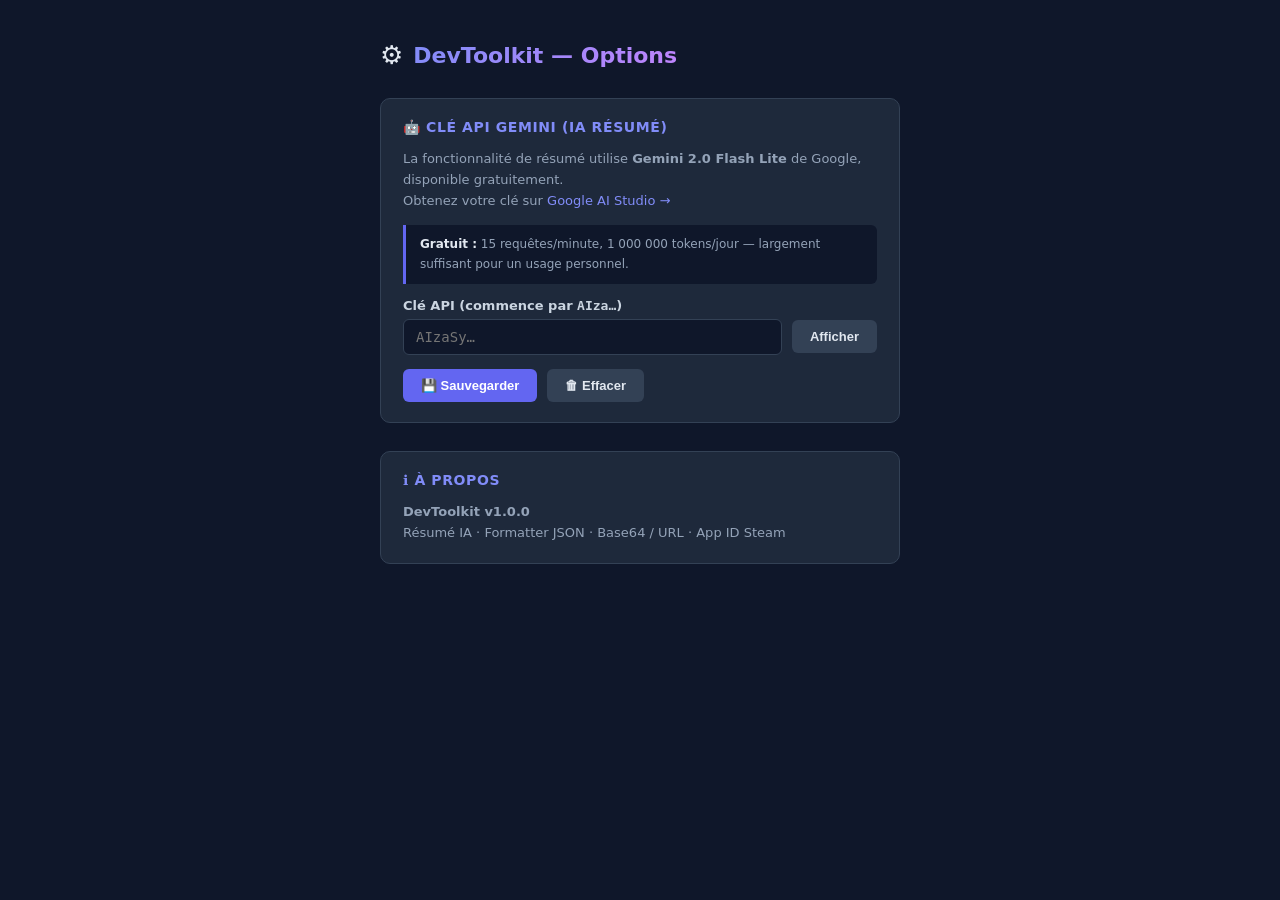
<file: options/options.html>
<!DOCTYPE html>
<html lang="fr">
<head>
  <meta charset="UTF-8">
  <title>DevToolkit — Options</title>
  <style>
    * { margin: 0; padding: 0; box-sizing: border-box; }

    body {
      background: #0f172a;
      color: #e2e8f0;
      font-family: 'Segoe UI', system-ui, sans-serif;
      font-size: 15px;
      min-height: 100vh;
      display: flex;
      align-items: flex-start;
      justify-content: center;
      padding: 40px 20px;
    }

    .page {
      width: 100%;
      max-width: 520px;
      display: flex;
      flex-direction: column;
      gap: 28px;
    }

    header {
      display: flex;
      align-items: center;
      gap: 10px;
    }

    header h1 {
      font-size: 22px;
      font-weight: 700;
      background: linear-gradient(135deg, #818cf8, #c084fc);
      -webkit-background-clip: text;
      -webkit-text-fill-color: transparent;
    }

    .card {
      background: #1e293b;
      border: 1px solid #334155;
      border-radius: 10px;
      padding: 20px 22px;
      display: flex;
      flex-direction: column;
      gap: 14px;
    }

    .card h2 {
      font-size: 14px;
      font-weight: 700;
      color: #818cf8;
      text-transform: uppercase;
      letter-spacing: 0.6px;
    }

    .card p {
      color: #94a3b8;
      font-size: 13px;
      line-height: 1.6;
    }

    .card a {
      color: #818cf8;
      text-decoration: none;
    }

    .card a:hover { text-decoration: underline; }

    .field {
      display: flex;
      flex-direction: column;
      gap: 6px;
    }

    label {
      font-size: 13px;
      font-weight: 600;
      color: #cbd5e1;
    }

    input[type="text"],
    input[type="password"] {
      background: #0f172a;
      border: 1px solid #334155;
      border-radius: 6px;
      color: #e2e8f0;
      padding: 9px 12px;
      font-size: 14px;
      font-family: 'Cascadia Code', monospace;
      width: 100%;
      transition: border-color 0.2s;
    }

    input:focus {
      outline: none;
      border-color: #6366f1;
    }

    .row {
      display: flex;
      gap: 10px;
      align-items: center;
    }

    button {
      padding: 9px 18px;
      background: #6366f1;
      color: white;
      border: none;
      border-radius: 6px;
      cursor: pointer;
      font-size: 13px;
      font-weight: 600;
      transition: background 0.15s, transform 0.15s;
      white-space: nowrap;
    }

    button:hover { background: #4f46e5; transform: translateY(-1px); }

    button.secondary {
      background: #334155;
      color: #e2e8f0;
    }

    button.secondary:hover { background: #475569; }

    #save-status {
      font-size: 13px;
      font-weight: 600;
      min-width: 80px;
    }

    #save-status.ok   { color: #4ade80; }
    #save-status.fail { color: #f87171; }

    .hint {
      background: #0f172a;
      border-left: 3px solid #6366f1;
      padding: 10px 14px;
      border-radius: 0 6px 6px 0;
      font-size: 12px;
      color: #94a3b8;
      line-height: 1.6;
    }

    .hint strong { color: #e2e8f0; }
  </style>
</head>
<body>
  <div class="page">
    <header>
      <span style="font-size:26px">⚙️</span>
      <h1>DevToolkit — Options</h1>
    </header>

    <div class="card">
      <h2>🤖 Clé API Gemini (IA Résumé)</h2>
      <p>
        La fonctionnalité de résumé utilise <strong>Gemini 2.0 Flash Lite</strong> de Google,
        disponible gratuitement.<br>
        Obtenez votre clé sur
        <a href="https://aistudio.google.com/app/apikey" target="_blank">Google AI Studio →</a>
      </p>

      <div class="hint">
        <strong>Gratuit :</strong> 15 requêtes/minute, 1 000 000 tokens/jour — largement suffisant pour un usage personnel.
      </div>

      <div class="field">
        <label for="api-key">Clé API (commence par <code>AIza…</code>)</label>
        <div class="row">
          <input type="password" id="api-key" placeholder="AIzaSy…" autocomplete="off">
          <button id="btn-toggle-key" class="secondary" type="button">Afficher</button>
        </div>
      </div>

      <div class="row">
        <button id="btn-save" type="button">💾 Sauvegarder</button>
        <button id="btn-clear" class="secondary" type="button">🗑 Effacer</button>
        <span id="save-status"></span>
      </div>
    </div>

    <div class="card">
      <h2>ℹ️ À propos</h2>
      <p>
        <strong>DevToolkit v1.0.0</strong><br>
        Résumé IA · Formatter JSON · Base64 / URL · App ID Steam
      </p>
    </div>
  </div>

  <script src="options.js"></script>
</body>
</html>
</file>
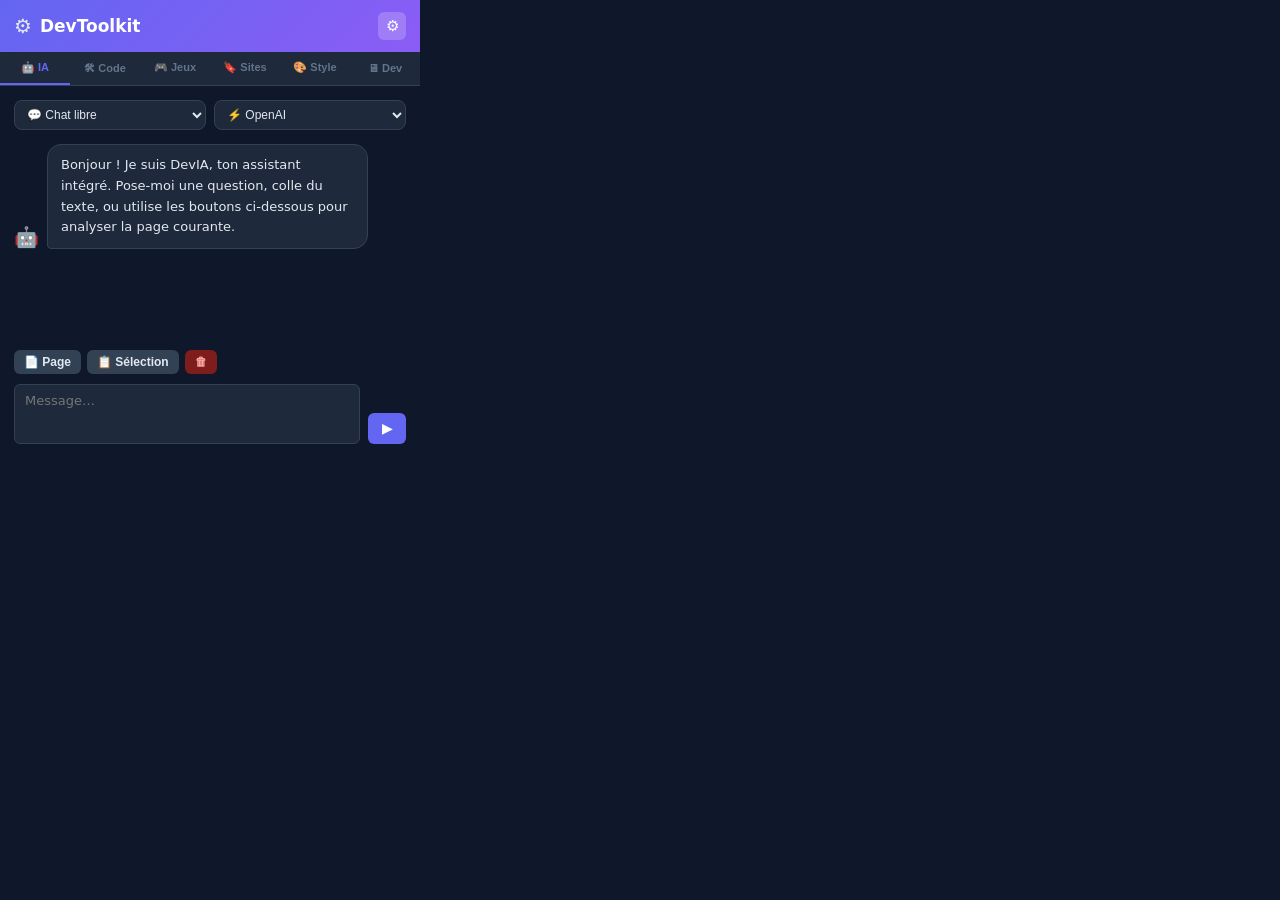
<file: popup/popup.html>
<!DOCTYPE html>
<html lang="fr">
<head>
  <meta charset="UTF-8">
  <title>DevToolkit</title>
  <link rel="stylesheet" href="popup.css">
</head>
<body>
  <div class="container">
    <header>
      <span class="logo">⚙️</span>
      <h1>DevToolkit</h1>
      <button id="btn-options" class="icon-btn" title="Options">⚙</button>
    </header>

    <nav class="tabs">
      <button class="tab-btn active" data-tab="ai">🤖 IA</button>
      <button class="tab-btn" data-tab="code">🛠 Code</button>
      <button class="tab-btn" data-tab="game">🎮 Jeux</button>
      <button class="tab-btn" data-tab="sites">🔖 Sites</button>
      <button class="tab-btn" data-tab="style">🎨 Style</button>
      <button class="tab-btn" data-tab="dev">🖥 Dev</button>
    </nav>

    <!-- ── IA : Chat ───────────────────────────────────────────── -->
    <div class="tab-content active" id="tab-ai">
      <div class="ai-header">
        <select id="ai-mode">
          <option value="chat">💬 Chat libre</option>
          <option value="resume">📄 Résumé</option>
          <option value="correction">✍️ Correction</option>
          <option value="traduction">🌐 Traduction</option>
          <option value="expliquer">🎓 Expliquer</option>
        </select>
        <select id="ai-model">
          <option value="openai">⚡ OpenAI</option>
          <option value="mistral">🌪 Mistral</option>
          <option value="llama">🦙 Llama</option>
        </select>
      </div>

      <div id="chat-messages" class="chat-messages">
        <div class="chat-msg assistant">
          <span class="chat-avatar">🤖</span>
          <div class="chat-bubble">Bonjour ! Je suis DevIA, ton assistant intégré. Pose-moi une question, colle du texte, ou utilise les boutons ci-dessous pour analyser la page courante.</div>
        </div>
      </div>

      <div class="chat-actions">
        <button id="btn-insert-page" class="btn secondary small">📄 Page</button>
        <button id="btn-insert-selection" class="btn secondary small">📋 Sélection</button>
        <button id="btn-clear-chat" class="btn danger small">🗑</button>
      </div>

      <div class="chat-input-area">
        <textarea id="chat-input" rows="2" placeholder="Message…"></textarea>
        <button id="btn-send-chat" class="btn primary">▶</button>
      </div>

      <div id="ai-engine-badge" class="ai-engine-badge"></div>
    </div>

    <!-- ── Outils Code ─────────────────────────────────────────── -->
    <div class="tab-content" id="tab-code">

      <div class="tool-section">
        <div class="tool-header">🧮 Calculatrice</div>
        <input id="calc-input" type="text" placeholder="ex: 42 * 1.2 + 8 / 2">
        <div class="btn-row">
          <button id="btn-calc" class="btn primary small">= Calculer</button>
          <button id="btn-copy-calc" class="btn secondary small">Copier</button>
        </div>
        <input id="calc-result" type="text" readonly placeholder="Résultat…">
      </div>

      <div class="tool-section">
        <div class="tool-header">🔐 Mot de passe</div>
        <div class="pw-options">
          <label class="pw-opt"><input type="checkbox" id="pw-upper" checked> A-Z</label>
          <label class="pw-opt"><input type="checkbox" id="pw-lower" checked> a-z</label>
          <label class="pw-opt"><input type="checkbox" id="pw-digits" checked> 0-9</label>
          <label class="pw-opt"><input type="checkbox" id="pw-symbols"> !@#</label>
          <input id="pw-length" type="number" value="16" min="4" max="64" class="pw-len-input">
          <span style="font-size:12px;color:var(--muted)">car.</span>
        </div>
        <div class="btn-row">
          <button id="btn-gen-pw" class="btn primary small">Générer</button>
          <button id="btn-copy-pw" class="btn secondary small">Copier</button>
        </div>
        <input id="pw-result" type="text" readonly placeholder="Mot de passe…">
        <div id="pw-strength" class="strength-bar hidden"><div id="pw-strength-fill"></div></div>
      </div>

      <div class="tool-section">
        <div class="tool-header">🌈 Couleur</div>
        <div class="color-row">
          <input type="color" id="color-picker" value="#6366f1" class="color-swatch">
          <input id="color-hex" type="text" placeholder="#6366f1">
        </div>
        <div class="color-outputs">
          <input id="color-rgb" type="text" readonly placeholder="rgb(…)">
          <input id="color-hsl" type="text" readonly placeholder="hsl(…)">
        </div>
        <div class="btn-row">
          <button id="btn-copy-hex" class="btn secondary small">HEX</button>
          <button id="btn-copy-rgb" class="btn secondary small">RGB</button>
          <button id="btn-copy-hsl" class="btn secondary small">HSL</button>
        </div>
      </div>

      <div class="tool-section">
        <div class="tool-header">🔑 UUID</div>
        <input id="uuid-result" type="text" readonly placeholder="UUID généré…">
        <div class="btn-row">
          <button id="btn-gen-uuid" class="btn primary small">Générer</button>
          <button id="btn-copy-uuid" class="btn secondary small">Copier</button>
        </div>
      </div>

      <div class="tool-section">
        <div class="tool-header">🔒 Hash SHA-256</div>
        <input id="hash-input" type="text" placeholder="Texte à hasher…">
        <div class="btn-row">
          <button id="btn-gen-hash" class="btn primary small">Calculer</button>
          <button id="btn-copy-hash" class="btn secondary small">Copier</button>
        </div>
        <input id="hash-output" type="text" readonly placeholder="SHA-256…" class="mono-sm">
      </div>

      <div class="tool-section">
        <div class="tool-header">🕐 Timestamp</div>
        <div class="ts-row">
          <input id="ts-unix" type="number" placeholder="Unix (ex: 1716000000)">
          <button id="btn-ts-now" class="btn primary small">Maintenant</button>
        </div>
        <input id="ts-date" type="text" readonly placeholder="Date lisible…">
        <button id="btn-copy-ts" class="btn secondary small">Copier</button>
      </div>

      <div class="tool-section">
        <div class="tool-header">JSON Formatter</div>
        <textarea id="json-input" placeholder='{"clé": "valeur"}'></textarea>
        <div class="btn-row">
          <button id="btn-format-json" class="btn primary small">Formater</button>
          <button id="btn-minify-json" class="btn secondary small">Minifier</button>
          <button id="btn-copy-json" class="btn secondary small">Copier</button>
          <button id="btn-clear-json" class="btn danger small">Effacer</button>
        </div>
        <div id="json-error" class="error-msg hidden"></div>
      </div>

      <div class="tool-section">
        <div class="tool-header">Base64</div>
        <input id="b64-input" type="text" placeholder="Texte ou Base64…">
        <div class="btn-row">
          <button id="btn-b64-encode" class="btn primary small">Encoder</button>
          <button id="btn-b64-decode" class="btn secondary small">Décoder</button>
          <button id="btn-copy-b64" class="btn secondary small">Copier</button>
        </div>
        <input id="b64-output" type="text" readonly placeholder="Résultat…">
      </div>

      <div class="tool-section">
        <div class="tool-header">URL Encoder</div>
        <input id="url-input" type="text" placeholder="Texte ou URL encodée…">
        <div class="btn-row">
          <button id="btn-url-encode" class="btn primary small">Encoder</button>
          <button id="btn-url-decode" class="btn secondary small">Décoder</button>
          <button id="btn-copy-url" class="btn secondary small">Copier</button>
        </div>
        <input id="url-output" type="text" readonly placeholder="Résultat…">
      </div>

      <div class="tool-section">
        <div class="tool-header">📱 QR Code</div>
        <input id="qr-input" type="text" placeholder="URL ou texte à encoder…">
        <div class="btn-row">
          <button id="btn-gen-qr" class="btn primary small">Générer</button>
          <button id="btn-download-qr" class="btn secondary small hidden">⬇ Télécharger</button>
        </div>
        <div id="qr-output" class="qr-output"></div>
      </div>

      <div class="tool-section">
        <div class="tool-header">🔓 JWT Decoder</div>
        <textarea id="jwt-input" rows="2" placeholder="eyJhbGciOiJIUzI1NiJ9.eyJ1c2VyIjoiZGV2In0.xxx"></textarea>
        <div class="btn-row">
          <button id="btn-decode-jwt" class="btn primary small">Décoder</button>
          <button id="btn-clear-jwt" class="btn danger small">Effacer</button>
        </div>
        <div id="jwt-output" class="jwt-output hidden"></div>
      </div>

      <div class="tool-section">
        <div class="tool-header">🔍 Regex Tester</div>
        <div class="regex-row">
          <span class="regex-slash">/</span>
          <input id="regex-pattern" type="text" placeholder="pattern…" class="regex-pattern-input">
          <span class="regex-slash">/</span>
          <input id="regex-flags" type="text" placeholder="gi" class="regex-flags-input" value="g">
        </div>
        <textarea id="regex-text" rows="3" placeholder="Texte de test…"></textarea>
        <div id="regex-count" class="regex-count"></div>
        <div id="regex-output" class="regex-output"></div>
      </div>

      <div class="tool-section">
        <div class="tool-header">🔢 Convertisseur de base</div>
        <div class="base-input-row">
          <input id="base-input" type="text" placeholder="Valeur…">
          <select id="base-from" class="base-select">
            <option value="10">DEC</option>
            <option value="16">HEX</option>
            <option value="2">BIN</option>
            <option value="8">OCT</option>
          </select>
          <button id="btn-convert-base" class="btn primary small">→</button>
        </div>
        <div class="base-outputs">
          <div class="base-out-row"><span>DEC</span><input id="base-dec" type="text" readonly><button class="btn secondary tiny" data-copy="base-dec">⎘</button></div>
          <div class="base-out-row"><span>HEX</span><input id="base-hex" type="text" readonly><button class="btn secondary tiny" data-copy="base-hex">⎘</button></div>
          <div class="base-out-row"><span>BIN</span><input id="base-bin" type="text" readonly><button class="btn secondary tiny" data-copy="base-bin">⎘</button></div>
          <div class="base-out-row"><span>OCT</span><input id="base-oct" type="text" readonly><button class="btn secondary tiny" data-copy="base-oct">⎘</button></div>
        </div>
      </div>
    </div>

    <!-- ── Jeux ────────────────────────────────────────────────── -->
    <div class="tab-content" id="tab-game">

      <div class="tool-section">
        <div class="tool-header">🎲 Lanceur de dés</div>
        <div class="dice-btns">
          <button class="btn secondary small dice-btn" data-sides="4">D4</button>
          <button class="btn secondary small dice-btn" data-sides="6">D6</button>
          <button class="btn secondary small dice-btn" data-sides="8">D8</button>
          <button class="btn secondary small dice-btn" data-sides="10">D10</button>
          <button class="btn secondary small dice-btn" data-sides="12">D12</button>
          <button class="btn primary small dice-btn" data-sides="20">D20</button>
          <button class="btn secondary small dice-btn" data-sides="100">D100</button>
        </div>
        <div id="dice-display" class="dice-display">–</div>
        <div id="dice-history" class="dice-history"></div>
      </div>

      <div class="tool-section">
        <div class="tool-header-row">
          <span class="tool-header">🟢 Statut serveurs</span>
          <button id="btn-refresh-status" class="btn secondary small">🔄</button>
        </div>
        <div id="server-list"><div class="server-loading">Chargement…</div></div>
      </div>

      <div class="search-bar">
        <input id="game-search" type="text" placeholder="Nom du jeu Steam…">
        <button id="btn-search-game" class="btn primary">Chercher</button>
      </div>
      <div id="game-status" class="status-msg hidden"></div>
      <div id="game-results"></div>

      <div class="tool-section">
        <div class="tool-header">💰 Prix Steam en direct</div>
        <div class="search-bar">
          <input id="steam-price-input" type="text" placeholder="Nom du jeu…">
          <button id="btn-check-price" class="btn primary small">Prix</button>
        </div>
        <div id="steam-price-result"></div>
      </div>

      <div class="tool-section">
        <div class="tool-header">🟣 Twitch Live</div>
        <div class="btn-row">
          <input id="twitch-input" type="text" placeholder="Pseudo Twitch…">
          <button id="btn-check-twitch" class="btn primary small">Vérifier</button>
        </div>
        <div id="twitch-result" class="status-msg hidden"></div>
      </div>

      <div class="tool-section">
        <div class="tool-header">🎭 Générateur de pseudo</div>
        <div class="btn-row">
          <button id="btn-gen-pseudo" class="btn primary small">🎲 Générer x5</button>
          <button id="btn-copy-pseudo" class="btn secondary small">Copier le 1er</button>
        </div>
        <div id="pseudo-results" class="pseudo-results"></div>
      </div>
    </div>

    <!-- ── Sites ───────────────────────────────────────────────── -->
    <div class="tab-content" id="tab-sites">
      <button id="btn-capture-page" class="btn primary">📌 Ajouter la page courante</button>

      <div class="search-bar">
        <input id="sites-search" type="text" placeholder="Rechercher…">
      </div>

      <div id="sites-list"></div>

      <div id="site-form" class="site-form hidden">
        <input id="site-url" type="url" placeholder="https://…">
        <input id="site-title" type="text" placeholder="Titre du site">
        <input id="site-desc" type="text" placeholder="Description (optionnelle)">
        <input id="site-tags" type="text" placeholder="Tags : dev, gaming, outil…">
        <div class="color-labels">
          <button class="color-dot active" data-color="none" title="Aucune"></button>
          <button class="color-dot" data-color="red" title="Rouge"></button>
          <button class="color-dot" data-color="orange" title="Orange"></button>
          <button class="color-dot" data-color="yellow" title="Jaune"></button>
          <button class="color-dot" data-color="green" title="Vert"></button>
          <button class="color-dot" data-color="blue" title="Bleu"></button>
          <button class="color-dot" data-color="purple" title="Violet"></button>
          <button class="color-dot" data-color="pink" title="Rose"></button>
        </div>
        <div class="btn-row">
          <button id="btn-site-save" class="btn primary small">Sauvegarder</button>
          <button id="btn-site-cancel" class="btn secondary small">Annuler</button>
        </div>
      </div>

      <button id="btn-show-add-form" class="btn secondary small">＋ Ajouter manuellement</button>
    </div>

    <!-- ── Style ───────────────────────────────────────────────── -->
    <div class="tab-content" id="tab-style">

      <div class="tool-section">
        <div class="tool-header">🎨 Thème</div>
        <div class="themes-grid">
          <button class="theme-btn" data-theme="dark">🌑 Sombre</button>
          <button class="theme-btn" data-theme="oled">⬛ OLED</button>
          <button class="theme-btn" data-theme="gaming">🎮 Gaming</button>
          <button class="theme-btn" data-theme="purple">💜 Violet</button>
          <button class="theme-btn" data-theme="opera">🔴 Opera GX</button>
          <button class="theme-btn" data-theme="light">☀️ Clair</button>
        </div>

        <div class="style-row">
          <label>Accent</label>
          <input id="custom-accent" type="color" value="#6366f1">
        </div>
        <div class="style-row">
          <label>Police</label>
          <input id="font-size-range" type="range" min="12" max="18" value="14" step="1">
          <span id="font-size-val">14px</span>
        </div>
        <div class="style-row">
          <label>Largeur popup</label>
          <input id="popup-width-range" type="range" min="380" max="520" value="420" step="10">
          <span id="popup-width-val">420px</span>
        </div>
        <div class="style-row">
          <label>Animations</label>
          <label class="toggle">
            <input id="toggle-anim" type="checkbox" checked>
            <span class="toggle-knob"></span>
          </label>
        </div>
      </div>

      <div class="tool-section">
        <div class="tool-header">⏱ Timer</div>
        <div class="timer-inputs">
          <input id="timer-h" type="number" min="0" max="99" value="0" class="timer-unit" placeholder="h">
          <span class="timer-sep">:</span>
          <input id="timer-m" type="number" min="0" max="59" value="5" class="timer-unit" placeholder="m">
          <span class="timer-sep">:</span>
          <input id="timer-s" type="number" min="0" max="59" value="0" class="timer-unit" placeholder="s">
        </div>
        <div id="timer-display" class="timer-display">00:05:00</div>
        <div class="btn-row">
          <button id="btn-timer-start" class="btn primary small">▶ Démarrer</button>
          <button id="btn-timer-pause" class="btn secondary small" disabled>⏸ Pause</button>
          <button id="btn-timer-reset" class="btn secondary small">↺ Reset</button>
        </div>
        <div id="timer-status" class="status-msg hidden"></div>
      </div>

      <div class="tool-section">
        <div class="tool-header">⏲ Chronomètre</div>
        <div id="chrono-display" class="timer-display mono">00:00.00</div>
        <div class="btn-row">
          <button id="btn-chrono-start" class="btn primary small">▶ Start</button>
          <button id="btn-chrono-lap" class="btn secondary small" disabled>◎ Lap</button>
          <button id="btn-chrono-reset" class="btn secondary small">↺ Reset</button>
        </div>
        <div id="chrono-laps" class="chrono-laps"></div>
      </div>

      <div class="notes-toolbar">
        <span class="tool-header">📝 Notes</span>
        <div class="btn-row">
          <button id="btn-copy-notes" class="btn secondary small">Copier</button>
          <button id="btn-clear-notes" class="btn danger small">Effacer</button>
        </div>
      </div>
      <textarea id="notes-area" placeholder="Notez ici un code promo, une IP de serveur, des coordonnées de map…"></textarea>
      <div id="notes-saved" class="notes-saved-indicator"></div>
    </div>

    <!-- ── Dev : HTML Preview ─────────────────────────────────────── -->
    <div class="tab-content" id="tab-dev">

      <div class="tool-section">
        <div class="tool-header">🖥 Prévisualiser du HTML local</div>
        <div class="preview-drop-zone" id="preview-drop-zone">
          <input type="file" id="html-file-input" accept=".html,.htm" style="display:none">
          <button id="btn-select-html" class="btn secondary small">📂 Charger un fichier HTML</button>
          <span id="preview-filename" class="preview-filename">ou colle ton HTML ci-dessous</span>
        </div>
        <textarea id="html-preview-input" class="html-preview-textarea" placeholder="&lt;!DOCTYPE html&gt;&#10;&lt;html&gt;&#10;  &lt;body&gt;Hello world !&lt;/body&gt;&#10;&lt;/html&gt;"></textarea>
        <div class="btn-row">
          <button id="btn-preview-html" class="btn primary small">▶ Ouvrir dans un onglet</button>
          <button id="btn-preview-clear" class="btn danger small">Effacer</button>
        </div>
        <div id="preview-status" class="status-msg hidden"></div>
      </div>

      <div class="tool-section">
        <div class="tool-header">ℹ️ Comment ça marche</div>
        <div class="preview-info">
          <p>Charge ton <code>index.html</code> ou colle ton HTML directement. Le fichier s'ouvre dans un vrai onglet du navigateur — parfait pour tester du HTML/CSS/JS sans serveur.</p>
          <p class="muted-text">Les ressources relatives (images, scripts externes) doivent être en ligne ou en data URI pour fonctionner.</p>
        </div>
      </div>
    </div>
  </div>

  <script src="popup.js"></script>
</body>
</html>
</file>
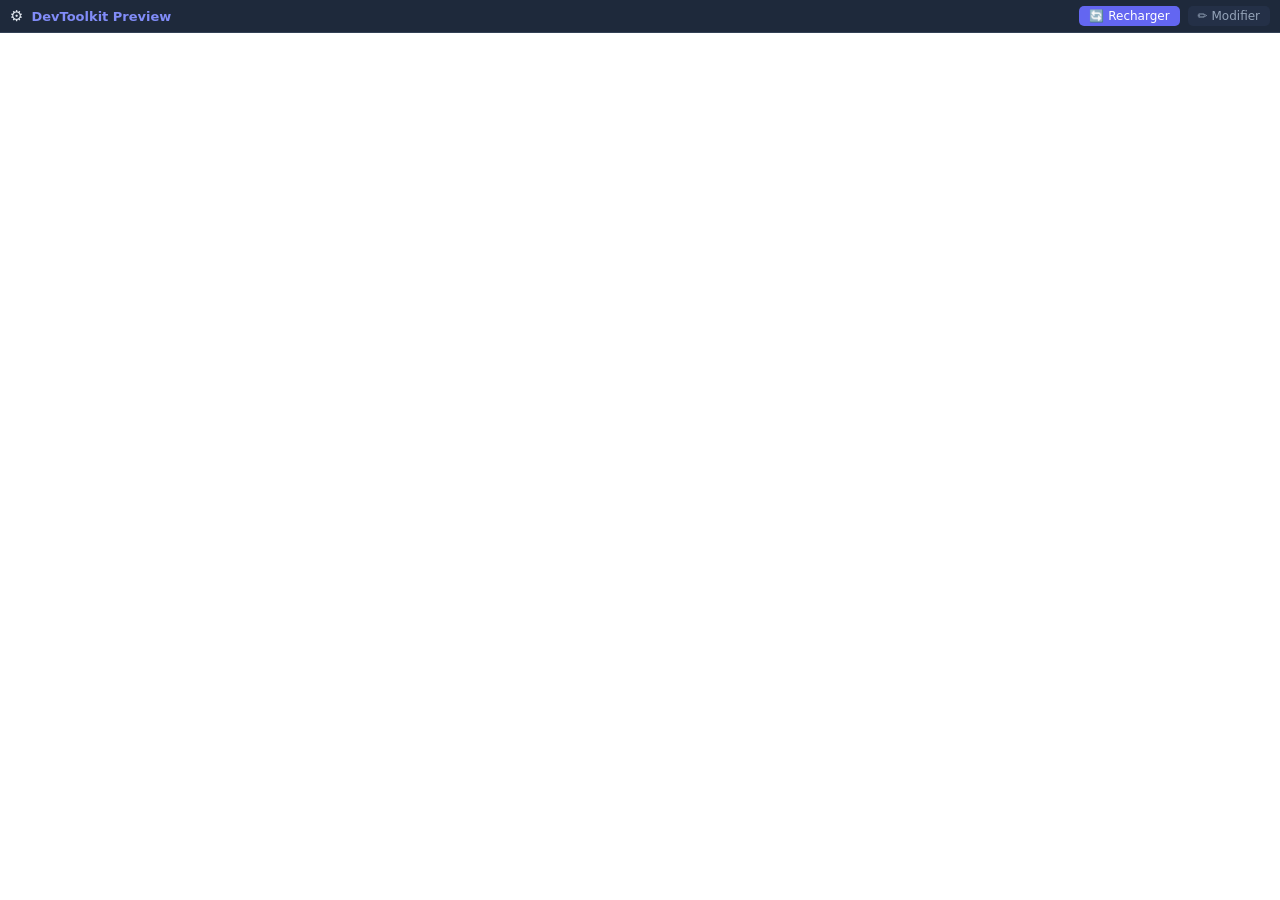
<file: preview/preview.html>
<!DOCTYPE html>
<html lang="fr">
<head>
  <meta charset="UTF-8">
  <title>DevToolkit — HTML Preview</title>
  <style>
    * { margin: 0; padding: 0; box-sizing: border-box; }
    html, body { width: 100%; height: 100%; overflow: hidden; background: #fff; }
    #toolbar {
      display: flex; align-items: center; gap: 8px; padding: 6px 10px;
      background: #1e293b; color: #e2e8f0; font: 13px/1 system-ui, sans-serif;
      border-bottom: 1px solid #334155; position: relative; z-index: 10;
    }
    #toolbar .logo { font-size: 15px; }
    #toolbar .title { font-weight: 600; color: #818cf8; }
    #toolbar .sep { flex: 1; }
    #toolbar button {
      padding: 4px 10px; border-radius: 5px; border: none; cursor: pointer;
      font: inherit; font-size: 12px;
    }
    #btn-reload { background: #6366f1; color: #fff; }
    #btn-reload:hover { background: #4f46e5; }
    #btn-open-editor { background: #243047; color: #94a3b8; }
    #btn-open-editor:hover { color: #e2e8f0; }
    #frame { width: 100%; border: none; height: calc(100vh - 37px); }
    #empty {
      display: none; flex-direction: column; align-items: center; justify-content: center;
      height: calc(100vh - 37px); color: #64748b; font: 15px system-ui, sans-serif; gap: 12px;
    }
    #empty .icon { font-size: 48px; }
  </style>
</head>
<body>
  <div id="toolbar">
    <span class="logo">⚙️</span>
    <span class="title">DevToolkit Preview</span>
    <span class="sep"></span>
    <button id="btn-reload">🔄 Recharger</button>
    <button id="btn-open-editor">✏️ Modifier</button>
  </div>
  <iframe id="frame" sandbox="allow-scripts allow-same-origin allow-forms allow-modals"></iframe>
  <div id="empty">
    <span class="icon">🖥️</span>
    <span>Aucun HTML chargé. Ouvre DevToolkit et utilise l'onglet <strong>Dev</strong>.</span>
  </div>
  <script src="preview.js"></script>
</body>
</html>
</file>
<file: portfolio/fonts/fonts.css>
/* Polices auto-hébergées (sous-ensemble latin, variable fonts) */

@font-face {
  font-family: "Space Grotesk";
  font-style: normal;
  font-weight: 300 700; /* variable font : couvre 400/500/700 */
  font-display: swap;
  src: url("space-grotesk-latin.woff2") format("woff2");
}

@font-face {
  font-family: "JetBrains Mono";
  font-style: normal;
  font-weight: 100 800;
  font-display: swap;
  src: url("jetbrains-mono-latin.woff2") format("woff2");
}
</file>
<file: portfolio/style.css>
/* ============================================================
   SIGNAL — portfolio one-page
   Direction artistique : noir encre / ivoire / lime acide
   ============================================================ */

:root {
  --bg: #0a0a0c;
  --bg-2: #101014;
  --ink: #ece9e2;
  --muted: #8a8a93;
  --acid: #c6f32d;
  --violet: #7c6cff;
  --line: #1e1e24;

  --font-display: "Space Grotesk", system-ui, sans-serif;
  --font-mono: "JetBrains Mono", ui-monospace, monospace;

  --pad: clamp(1.25rem, 4vw, 4rem);
  --ease-out: cubic-bezier(0.22, 1, 0.36, 1);
}

* { margin: 0; padding: 0; box-sizing: border-box; }

html { scroll-behavior: smooth; }

body {
  background: var(--bg);
  color: var(--ink);
  font-family: var(--font-display);
  font-size: 16px;
  line-height: 1.6;
  overflow-x: hidden;
  -webkit-font-smoothing: antialiased;
}

::selection { background: var(--acid); color: var(--bg); }

.mono { font-family: var(--font-mono); }

a { color: inherit; text-decoration: none; }
ul { list-style: none; }
img, canvas { max-width: 100%; display: block; }

/* ---------- Grain (signature secondaire) ---------- */
.grain {
  position: fixed; inset: -100%;
  pointer-events: none; z-index: 90;
  opacity: 0.045;
  background-image: url("data:image/svg+xml,%3Csvg xmlns='http://www.w3.org/2000/svg' width='120' height='120'%3E%3Cfilter id='n'%3E%3CfeTurbulence type='fractalNoise' baseFrequency='0.85' numOctaves='2'/%3E%3C/filter%3E%3Crect width='120' height='120' filter='url(%23n)'/%3E%3C/svg%3E");
  animation: grain 0.9s steps(4) infinite;
}
@keyframes grain {
  0% { transform: translate(0, 0); }
  25% { transform: translate(-2%, 3%); }
  50% { transform: translate(3%, -2%); }
  75% { transform: translate(-3%, -3%); }
  100% { transform: translate(2%, 2%); }
}

/* ---------- Curseur custom ---------- */
.cursor { display: none; }
@media (hover: hover) and (pointer: fine) {
  body { cursor: none; }
  a, button { cursor: none; }
  .cursor { display: block; position: fixed; inset: 0; pointer-events: none; z-index: 100; }
  .cursor__dot {
    position: absolute; width: 6px; height: 6px;
    background: var(--acid); border-radius: 50%;
    transform: translate(-50%, -50%);
  }
  .cursor__ring {
    position: absolute; width: 34px; height: 34px;
    border: 1px solid rgba(198, 243, 45, 0.55); border-radius: 50%;
    transform: translate(-50%, -50%);
    transition: width 0.25s var(--ease-out), height 0.25s var(--ease-out),
                border-color 0.25s;
  }
  .cursor.is-hover .cursor__ring {
    width: 56px; height: 56px;
    border-color: var(--acid);
  }
}

/* ---------- Topbar ---------- */
.topbar {
  /* au-dessus de l'overlay (80) pour que le bouton INDEX reste cliquable */
  position: fixed; top: 0; left: 0; right: 0; z-index: 85;
  display: flex; justify-content: space-between; align-items: center;
  padding: 1.4rem var(--pad);
  mix-blend-mode: difference; /* reste lisible sur toutes les sections */
}
.brand {
  font-family: var(--font-mono);
  font-weight: 500; letter-spacing: 0.08em; font-size: 0.95rem;
}
.menu-btn {
  display: flex; align-items: center; gap: 0.7rem;
  background: none; border: 0; color: inherit;
  font-family: var(--font-mono); font-size: 0.8rem; letter-spacing: 0.15em;
}
.menu-btn__lines { display: flex; flex-direction: column; gap: 5px; width: 26px; }
.menu-btn__lines i {
  height: 2px; background: currentColor; display: block;
  transition: transform 0.35s var(--ease-out), width 0.35s var(--ease-out);
}
.menu-btn__lines i:last-child { width: 60%; align-self: flex-end; }
.menu-btn:hover .menu-btn__lines i:last-child { width: 100%; }
.menu-btn[aria-expanded="true"] .menu-btn__lines i:first-child { transform: translateY(3.5px) rotate(45deg); }
.menu-btn[aria-expanded="true"] .menu-btn__lines i:last-child { width: 100%; transform: translateY(-3.5px) rotate(-45deg); }

/* ---------- Rail vertical (navigation signature) ---------- */
.rail {
  position: fixed; right: clamp(0.8rem, 2vw, 2rem); top: 50%;
  transform: translateY(-50%);
  z-index: 50;
  display: flex; flex-direction: column; gap: 1.6rem;
}
.rail__indicator {
  position: absolute; right: -0.35rem; top: 0;
  width: 2px; height: 1.1rem;
  background: var(--acid);
  transition: transform 0.5s var(--ease-out);
}
.rail__item {
  display: flex; align-items: center; justify-content: flex-end; gap: 0.6rem;
  font-family: var(--font-mono); font-size: 0.75rem;
  color: var(--muted);
  transition: color 0.3s;
}
.rail__label {
  opacity: 0; transform: translateX(8px);
  transition: opacity 0.3s, transform 0.3s var(--ease-out);
  font-size: 0.7rem; letter-spacing: 0.12em; text-transform: uppercase;
}
.rail__item:hover .rail__label,
.rail__item.is-active .rail__label { opacity: 1; transform: none; }
.rail__item:hover, .rail__item.is-active { color: var(--acid); }

/* ---------- Overlay sommaire plein écran ---------- */
.overlay {
  position: fixed; inset: 0; z-index: 80;
  background: var(--bg-2);
  display: flex; flex-direction: column; justify-content: center;
  padding: 0 var(--pad);
  clip-path: inset(0 0 100% 0);
  visibility: hidden;
}
.overlay__item {
  display: flex; align-items: baseline; gap: clamp(1rem, 3vw, 2.5rem);
  padding: clamp(0.4rem, 1.2vh, 1rem) 0;
  border-bottom: 1px solid var(--line);
  overflow: hidden;
}
.overlay__num {
  font-family: var(--font-mono); font-size: 0.85rem; color: var(--muted);
  transition: color 0.3s;
}
.overlay__word {
  font-size: clamp(2.2rem, 8vw, 5.5rem);
  font-weight: 700; text-transform: uppercase; letter-spacing: -0.02em;
  line-height: 1.1;
  transition: transform 0.4s var(--ease-out), color 0.3s;
}
.overlay__item:hover .overlay__word { transform: translateX(clamp(0.5rem, 2vw, 1.5rem)); color: var(--acid); }
.overlay__item:hover .overlay__num { color: var(--acid); }
.overlay__foot {
  position: absolute; bottom: 1.5rem; left: var(--pad);
  font-family: var(--font-mono); font-size: 0.75rem; color: var(--muted);
}

/* ---------- Boutons custom ---------- */
.btn {
  position: relative;
  display: inline-flex; align-items: center; gap: 0.8rem;
  padding: 1rem 1.8rem;
  font-family: var(--font-mono); font-size: 0.85rem;
  letter-spacing: 0.1em; text-transform: uppercase;
  border: 1px solid var(--acid);
  overflow: hidden;
  isolation: isolate;
  transition: color 0.35s var(--ease-out);
  will-change: transform;
}
/* balayage de fond au hover */
.btn::before {
  content: ""; position: absolute; inset: 0; z-index: -1;
  transform: scaleX(0); transform-origin: left;
  transition: transform 0.45s var(--ease-out);
}
.btn:hover::before { transform: scaleX(1); }

.btn--solid { background: var(--acid); color: var(--bg); }
.btn--solid::before { background: var(--ink); }
.btn--ghost { color: var(--acid); background: transparent; }
.btn--ghost::before { background: var(--acid); }
.btn--ghost:hover { color: var(--bg); }
.btn--big { padding: 1.3rem 2.6rem; font-size: 1rem; }

.btn__arrow { transition: transform 0.35s var(--ease-out); }
.btn:hover .btn__arrow { transform: translateX(6px); }

/* ---------- Sections communes ---------- */
.section { padding: clamp(6rem, 14vh, 10rem) var(--pad); position: relative; }

.section__head { position: relative; margin-bottom: clamp(2.5rem, 6vh, 4.5rem); }
.section__eyebrow {
  font-size: 0.8rem; letter-spacing: 0.15em; color: var(--acid);
  text-transform: lowercase;
}
.scanline {
  height: 1px; background: var(--line); margin-top: 1rem;
  position: relative; overflow: hidden;
}
/* la ligne acide qui balaye : animée en JS via --scan */
.scanline::after {
  content: ""; position: absolute; inset: 0;
  background: var(--acid);
  transform: translateX(calc(-100% + var(--scan, 0%) * 2));
  transition: none;
}

/* ---------- HERO ---------- */
.hero {
  position: relative;
  min-height: 100svh;
  display: flex; align-items: center;
  padding: 0 var(--pad);
  overflow: hidden;
}
.hero__canvas {
  position: absolute; inset: 0;
  width: 100%; height: 100%;
  z-index: 0;
}
.hero__content { position: relative; z-index: 1; max-width: 100%; }
.hero__eyebrow {
  color: var(--acid); font-size: 0.85rem; letter-spacing: 0.2em;
  margin-bottom: 1.2rem;
}
.hero__title {
  font-size: clamp(3.2rem, 13vw, 10rem);
  font-weight: 700; text-transform: uppercase;
  line-height: 0.95; letter-spacing: -0.03em;
  user-select: none;
}
.hero__line { display: block; overflow: hidden; }
.hero__line > span { display: inline-block; }
.hero__line--accent { color: var(--acid); }
.hero__slash { font-style: normal; color: var(--ink); }
.hero__tagline {
  margin-top: 1.6rem;
  font-size: clamp(1rem, 2vw, 1.35rem);
  color: var(--muted); max-width: 34ch;
}
.hero__cta { display: flex; gap: 1rem; flex-wrap: wrap; margin-top: 2.6rem; }

.hero__hint {
  position: absolute; bottom: 2rem; left: var(--pad); z-index: 1;
  display: flex; align-items: center; gap: 0.8rem;
  font-size: 0.7rem; letter-spacing: 0.25em; text-transform: uppercase;
  color: var(--muted);
}
.hero__hint-line {
  width: 60px; height: 1px; background: var(--muted);
  position: relative; overflow: hidden;
}
.hero__hint-line::after {
  content: ""; position: absolute; inset: 0; background: var(--acid);
  animation: hint 2s var(--ease-out) infinite;
}
@keyframes hint {
  0% { transform: translateX(-100%); }
  60%, 100% { transform: translateX(100%); }
}

/* ---------- À PROPOS ---------- */
.about__grid {
  display: grid; grid-template-columns: 1.4fr 1fr;
  gap: clamp(2rem, 6vw, 6rem);
  align-items: start;
}
.about__statement {
  font-size: clamp(1.6rem, 3.6vw, 2.8rem);
  font-weight: 500; line-height: 1.25; letter-spacing: -0.01em;
}
.about__statement em {
  font-style: normal; color: var(--acid);
  position: relative; white-space: nowrap;
}
.about__meta p { color: var(--muted); max-width: 42ch; }
.about__facts { margin-top: 2rem; display: grid; gap: 0.9rem; font-size: 0.8rem; }
.about__facts li {
  display: flex; gap: 1.2rem; align-items: center;
  border-top: 1px solid var(--line); padding-top: 0.9rem;
}
.about__facts span { color: var(--muted); min-width: 5ch; text-transform: uppercase; letter-spacing: 0.1em; }
.dot {
  width: 8px; height: 8px; border-radius: 50%;
  background: var(--acid); display: inline-block; margin-right: 0.5rem;
  animation: pulse 2s infinite;
}
@keyframes pulse {
  0%, 100% { box-shadow: 0 0 0 0 rgba(198, 243, 45, 0.5); }
  50% { box-shadow: 0 0 0 7px rgba(198, 243, 45, 0); }
}

/* ---------- STACK / marquee ---------- */
.marquee-stack {
  display: grid; gap: 0.6rem;
  margin-bottom: clamp(3rem, 7vh, 5rem);
  /* le contenu large défile dans son propre conteneur */
  overflow: hidden;
}
.marquee { overflow: hidden; border-block: 1px solid var(--line); padding: 0.9rem 0; }
.marquee__track {
  display: flex; gap: 3rem; width: max-content;
  will-change: transform;
}
.marquee__track span {
  font-size: clamp(1.3rem, 3vw, 2.2rem);
  font-weight: 500; text-transform: uppercase; letter-spacing: 0.02em;
  color: var(--muted); white-space: nowrap;
  transition: color 0.3s;
}
.marquee__track span::after { content: "·"; margin-left: 3rem; color: var(--line); }
.marquee:hover .marquee__track span { color: var(--ink); }
.marquee--accent .marquee__track span { color: var(--acid); opacity: 0.85; }
.marquee--accent:hover .marquee__track span { opacity: 1; color: var(--acid); }

/* « Index des instruments » — design 21st AI (take 1) adapté */
.skills-index__filters {
  display: flex; flex-wrap: wrap; align-items: center; gap: 0.6rem;
  padding: 1rem 0;
  border-top: 1px solid var(--line); border-bottom: 1px solid var(--line);
}
.skills-index__label {
  font-size: 0.7rem; letter-spacing: 0.25em; text-transform: uppercase;
  color: var(--muted); margin-right: 0.8rem;
}
.skills-tab {
  font-family: var(--font-mono); font-size: 0.7rem;
  letter-spacing: 0.18em; text-transform: uppercase;
  padding: 0.5rem 1rem;
  background: none; border: 1px solid var(--line); color: var(--muted);
  transition: all 0.2s;
}
.skills-tab:hover { border-color: var(--ink); color: var(--ink); }
.skills-tab[data-active="true"] {
  background: var(--acid); border-color: var(--acid); color: var(--bg);
}

.skills-index__list { border-bottom: 1px solid var(--line); }
.skill-row {
  position: relative; overflow: hidden; isolation: isolate;
  display: grid;
  grid-template-columns: 3ch minmax(0, 1.4fr) 1fr minmax(110px, 0.6fr) auto;
  align-items: center; gap: clamp(0.8rem, 2.5vw, 2rem);
  padding: 1.5rem 0.8rem;
  border-top: 1px solid var(--line);
  transition: color 0.25s;
  /* apparition en cascade au filtrage */
  opacity: 0; transform: translateY(8px);
  animation: rise 0.5s cubic-bezier(0.2, 0.7, 0.2, 1) forwards;
}
@keyframes rise { to { opacity: 1; transform: translateY(0); } }
/* le flood : le lime inonde la ligne par le bas, le texte s'inverse */
.skill-row::before {
  content: ""; position: absolute; inset: 0; z-index: -1;
  background: var(--acid);
  transform: translateY(101%);
  transition: transform 0.45s cubic-bezier(0.7, 0, 0.2, 1);
}
.skill-row:hover::before { transform: translateY(0); }
.skill-row:hover { color: var(--bg); }
.skill-row:hover .skill-row__meta { color: var(--bg); }
.skill-row:hover .skill-row__bar i { background: var(--bg); }
.skill-row:hover .skill-row__arrow { transform: translate(4px, -4px); }

.skill-row__num { font-family: var(--font-mono); font-size: 0.75rem; color: var(--muted); }
.skill-row:hover .skill-row__num { color: var(--bg); }
.skill-row__name {
  font-size: clamp(1.5rem, 3.6vw, 2.6rem);
  font-weight: 500; letter-spacing: -0.01em; line-height: 1;
}
.skill-row__meta { color: var(--muted); font-size: 0.9rem; transition: color 0.25s; }
.skill-row__bar { display: flex; align-items: center; gap: 0.6rem; }
.skill-row__bar b {
  flex: 1; height: 1px; background: var(--line);
  position: relative; overflow: hidden;
}
.skill-row__bar i {
  position: absolute; left: 0; top: 0; height: 1px;
  background: var(--acid); display: block;
  transition: background 0.25s;
}
.skill-row__bar span { font-family: var(--font-mono); font-size: 0.65rem; letter-spacing: 0.1em; }
.skill-row__arrow {
  font-family: var(--font-mono); font-size: 0.75rem;
  display: inline-flex; align-items: center; gap: 0.5rem;
  transition: transform 0.35s cubic-bezier(0.7, 0, 0.2, 1);
}

.skills-index__meta {
  display: grid; grid-template-columns: auto auto 1fr;
  gap: clamp(1.5rem, 5vw, 4rem);
  align-items: end;
  margin-top: 3rem;
}
.skills-index__stat { display: grid; gap: 0.5rem; }
.skills-index__stat-label {
  font-size: 0.7rem; letter-spacing: 0.25em; text-transform: uppercase;
  color: var(--muted);
}
.skills-index__stat-value { font-size: clamp(2.4rem, 5vw, 3.4rem); font-weight: 400; line-height: 1; }
.skills-index__stat-value em { font-style: normal; color: var(--acid); }
.skills-index__note {
  color: var(--muted); font-size: 0.9rem; max-width: 42ch;
  justify-self: end; text-align: right;
}
.skills-index__note span { color: var(--ink); }

/* ---------- PROJETS : showcase liste + aperçu flottant ----------
   Pattern « Project Showcase » (21st.dev id 9607) adapté en vanilla */
.showcase { position: relative; }

.showcase__row {
  display: grid;
  grid-template-columns: auto 1fr auto auto auto;
  align-items: center;
  gap: clamp(1rem, 3vw, 2.5rem);
  padding: 1.7rem 0.8rem;
  border-top: 1px solid var(--line);
  position: relative;
  transition: padding 0.35s var(--ease-out);
}
.showcase__row:last-of-type { border-bottom: 1px solid var(--line); }
/* surlignage de fond qui s'étale au hover */
.showcase__row::before {
  content: ""; position: absolute; inset: 0;
  background: var(--bg-2);
  transform: scaleY(0); transform-origin: center;
  transition: transform 0.35s var(--ease-out);
  z-index: -1;
}
.showcase__row:hover::before { transform: scaleY(1); }
.showcase__row:hover { padding-left: 1.4rem; }

.showcase__num { color: var(--muted); font-size: 0.8rem; transition: color 0.3s; }
.showcase__row:hover .showcase__num { color: var(--acid); }

.showcase__title {
  display: inline-block; position: relative;
  font-size: clamp(1.4rem, 3.4vw, 2.4rem);
  font-weight: 700; text-transform: uppercase; line-height: 1.1;
}
/* soulignement acide qui balaye */
.showcase__title::after {
  content: ""; position: absolute; left: 0; bottom: -3px;
  width: 100%; height: 2px; background: var(--acid);
  transform: scaleX(0); transform-origin: left;
  transition: transform 0.4s var(--ease-out);
}
.showcase__row:hover .showcase__title::after { transform: scaleX(1); }

.showcase__desc { color: var(--muted); font-size: 0.92rem; margin-top: 0.4rem; max-width: 46ch; }

.showcase__tags { display: flex; gap: 0.5rem; }
.showcase__tags li {
  font-size: 0.68rem; letter-spacing: 0.08em;
  border: 1px solid var(--line); padding: 0.28rem 0.65rem;
  color: var(--muted);
  transition: border-color 0.3s, color 0.3s;
}
.showcase__row:hover .showcase__tags li { border-color: rgba(198, 243, 45, 0.4); color: var(--ink); }

.showcase__year { color: var(--muted); font-size: 0.75rem; font-variant-numeric: tabular-nums; }

.showcase__arrow {
  font-size: 1.3rem; color: var(--muted);
  opacity: 0; transform: translate(-8px, 8px);
  transition: all 0.35s var(--ease-out);
}
.showcase__row:hover .showcase__arrow {
  opacity: 1; transform: none; color: var(--acid);
}

/* aperçu flottant qui suit le curseur (lerp en JS) */
.showcase__preview {
  position: fixed; left: 0; top: 0; z-index: 40;
  width: 320px; height: 200px;
  pointer-events: none;
  opacity: 0; scale: 0.85;
  transition: opacity 0.3s var(--ease-out), scale 0.3s var(--ease-out);
  border: 1px solid var(--line);
  overflow: hidden;
  will-change: transform;
}
.showcase__preview.is-visible { opacity: 1; scale: 1; }
.showcase__img {
  position: absolute; inset: 0;
  display: flex; align-items: flex-end; padding: 1rem;
  opacity: 0; filter: blur(10px); transform: scale(1.1);
  transition: opacity 0.45s var(--ease-out), filter 0.45s, transform 0.45s var(--ease-out);
}
.showcase__img.is-active { opacity: 1; filter: none; transform: scale(1); }
.showcase__img span {
  font-size: 2.6rem; color: transparent;
  -webkit-text-stroke: 1px var(--acid);
  line-height: 1;
}

/* visuels générés en dégradés — remplace par tes captures */
.project-visual--01 { background: conic-gradient(from 210deg at 70% 30%, #12122a, #1d2b10 40%, #0a0a0c 75%); }
.project-visual--02 { background: conic-gradient(from 30deg at 30% 70%, #241333, #0a0a0c 45%, #1d2b10 80%); }
.project-visual--03 { background: conic-gradient(from 120deg at 50% 50%, #0f2018, #131327 50%, #0a0a0c); }
.project-visual--04 { background: conic-gradient(from 300deg at 80% 80%, #1d2b10, #10101f 55%, #0a0a0c); }

/* ---------- CONTACT ---------- */
.contact { min-height: 90svh; display: flex; flex-direction: column; }
.contact__inner { flex: 1; display: flex; flex-direction: column; justify-content: center; }
.contact__title {
  font-size: clamp(2.4rem, 7vw, 5.5rem);
  font-weight: 700; text-transform: uppercase; line-height: 1.05;
  letter-spacing: -0.02em;
}
.contact__title span { color: var(--acid); }
.contact__mail {
  margin-top: 2.2rem;
  font-family: var(--font-mono);
  font-size: clamp(1rem, 2.6vw, 1.6rem);
  color: var(--muted);
  border-bottom: 1px solid var(--line);
  align-self: flex-start;
  padding-bottom: 0.3rem;
  transition: color 0.3s, border-color 0.3s;
}
.contact__mail:hover { color: var(--acid); border-color: var(--acid); }
.contact__cta { margin-top: 2.8rem; }
.contact__socials { display: flex; gap: 2rem; margin-top: 4rem; font-size: 0.8rem; }
.contact__socials a {
  display: inline-flex; align-items: center; gap: 0.6rem;
  color: var(--muted); letter-spacing: 0.1em;
  transition: color 0.3s;
}
.contact__socials a:hover { color: var(--acid); }
.social-icon {
  width: 18px; height: 18px; flex-shrink: 0;
  transition: transform 0.3s var(--ease-out);
}
.contact__socials a:hover .social-icon { transform: translateY(-3px) rotate(-8deg); }

.footer {
  display: flex; justify-content: space-between; gap: 1rem; flex-wrap: wrap;
  padding-top: 3rem;
  font-size: 0.72rem; color: var(--muted);
  border-top: 1px solid var(--line);
}

/* ---------- Responsive ---------- */
@media (max-width: 900px) {
  .about__grid { grid-template-columns: 1fr; }
  /* index des instruments compact */
  .skill-row { grid-template-columns: 3ch 1fr auto; }
  .skill-row__meta, .skill-row__bar { display: none; }
  .skills-index__meta { grid-template-columns: 1fr 1fr; }
  .skills-index__note { grid-column: 1 / -1; justify-self: start; text-align: left; }
  /* showcase compact : l'aperçu curseur n'a pas de sens au tactile */
  .showcase__preview { display: none; }
  .showcase__row { grid-template-columns: auto 1fr auto; }
  .showcase__tags, .showcase__year { display: none; }
}

@media (max-width: 640px) {
  /* le rail devient un dock bas compact */
  .rail {
    top: auto; bottom: 1rem; right: 50%;
    transform: translateX(50%);
    flex-direction: row; gap: 1.1rem;
    background: rgba(16, 16, 20, 0.85);
    backdrop-filter: blur(8px);
    border: 1px solid var(--line);
    padding: 0.55rem 1rem; border-radius: 99px;
  }
  .rail__indicator { display: none; }
  .rail__label { display: none; }
  .rail__item.is-active .rail__num { color: var(--acid); }

  .hero__hint { display: none; }
  .contact__socials { flex-wrap: wrap; gap: 1.2rem; }
}

/* ---------- Accessibilité : mouvement réduit ---------- */
@media (prefers-reduced-motion: reduce) {
  html { scroll-behavior: auto; }
  .grain, .hero__hint-line::after, .dot { animation: none; }
  *, *::before, *::after {
    transition-duration: 0.01ms !important;
    animation-duration: 0.01ms !important;
  }
}
</file>
<file: popup/popup.css>
:root {
  --bg: #0f172a;
  --surface: #1e293b;
  --surface2: #243047;
  --border: #334155;
  --accent: #6366f1;
  --accent-dim: #4f46e5;
  --text: #e2e8f0;
  --muted: #64748b;
  --success: #4ade80;
  --error: #f87171;
  --warn: #fbbf24;
  --radius: 8px;
  --font-size: 14px;
  --popup-width: 420px;
  --header-from: #6366f1;
  --header-to: #8b5cf6;
  --anim: 0.2s;
}

* { margin: 0; padding: 0; box-sizing: border-box; }

body {
  width: var(--popup-width);
  background: var(--bg);
  color: var(--text);
  font-family: 'Segoe UI', system-ui, -apple-system, sans-serif;
  font-size: var(--font-size);
  max-height: 640px;
  overflow: hidden;
  display: flex;
  flex-direction: column;
  transition: background var(--anim), color var(--anim);
}

body.no-anim, body.no-anim * {
  transition: none !important;
  animation: none !important;
}

.container { display: flex; flex-direction: column; height: 100%; max-height: 640px; }

/* Header */
header {
  background: linear-gradient(135deg, var(--header-from), var(--header-to));
  padding: 12px 14px;
  display: flex; align-items: center; gap: 8px;
  flex-shrink: 0;
}
header h1 { font-size: 17px; font-weight: 700; color: #fff; flex: 1; }
.logo { font-size: 20px; }
.icon-btn {
  width: 28px; height: 28px;
  background: rgba(255,255,255,0.2); border: none; color: white;
  border-radius: 6px; cursor: pointer; font-size: 15px;
  display: flex; align-items: center; justify-content: center;
  transition: background var(--anim);
}
.icon-btn:hover { background: rgba(255,255,255,0.35); }

/* Tabs */
.tabs {
  display: flex; background: var(--surface);
  border-bottom: 1px solid var(--border); flex-shrink: 0;
}
.tab-btn {
  flex: 1; padding: 9px 2px;
  background: none; border: none; border-bottom: 2px solid transparent;
  color: var(--muted); cursor: pointer; font-size: 11px; font-weight: 600;
  transition: all var(--anim);
}
.tab-btn:hover { color: var(--text); }
.tab-btn.active { color: var(--accent); border-bottom-color: var(--accent); }

/* Tab content */
.tab-content {
  display: none; flex-direction: column; gap: 10px;
  padding: 14px; overflow-y: auto; flex: 1;
  scrollbar-width: thin; scrollbar-color: var(--border) transparent;
}
.tab-content.active { display: flex; }
.tab-content::-webkit-scrollbar { width: 8px; }
.tab-content::-webkit-scrollbar-thumb { background: var(--border); border-radius: 4px; }

/* Buttons */
.btn {
  padding: 8px 14px; border: none; border-radius: 6px;
  cursor: pointer; font-size: 13px; font-weight: 600;
  transition: all 0.15s; white-space: nowrap;
}
.btn:active { transform: scale(0.96); }
.btn.primary   { background: var(--accent); color: #fff; }
.btn.primary:hover:not(:disabled) { background: var(--accent-dim); }
.btn.secondary { background: var(--border); color: var(--text); }
.btn.secondary:hover:not(:disabled) { background: var(--surface2); }
.btn.danger    { background: #7f1d1d; color: #fca5a5; }
.btn.danger:hover:not(:disabled) { background: #991b1b; }
.btn.small  { padding: 5px 10px; font-size: 12px; }
.btn:disabled { opacity: 0.4; cursor: not-allowed; transform: none !important; }
.btn.hidden { display: none !important; }
.btn-group  { display: flex; gap: 8px; }
.btn-row    { display: flex; gap: 6px; flex-wrap: wrap; }

/* Inputs */
textarea, input[type="text"], input[type="number"], input[type="password"], input[type="url"] {
  width: 100%; background: var(--surface); border: 1px solid var(--border);
  border-radius: 6px; color: var(--text); padding: 8px 10px;
  font-size: 13px; font-family: inherit; resize: vertical;
  transition: border-color var(--anim);
}
textarea:focus, input:focus { outline: none; border-color: var(--accent); }
textarea { min-height: 100px; }
.mono-sm { font-family: 'Cascadia Code', monospace; font-size: 11px; }

/* Status */
.status-msg { padding: 8px 10px; border-radius: 6px; font-size: 12px; font-weight: 500; }
.status-msg.info    { background: #1e3a5f; color: #93c5fd; }
.status-msg.success { background: #14532d; color: #86efac; }
.status-msg.error   { background: #450a0a; color: #fca5a5; }
.status-msg.hidden  { display: none; }
.error-msg          { color: var(--error); font-size: 12px; padding: 2px 0; }
.error-msg.hidden   { display: none; }

/* Tool sections */
.tool-section {
  background: var(--surface); border-radius: var(--radius); padding: 11px 12px;
  display: flex; flex-direction: column; gap: 8px; border: 1px solid var(--border);
}
.tool-header {
  font-size: 11px; font-weight: 700; color: var(--accent);
  text-transform: uppercase; letter-spacing: 0.8px;
}
.tool-header-row {
  display: flex; align-items: center; justify-content: space-between;
}

/* ── AI Chat ── */
.ai-header { display: flex; gap: 8px; }
.ai-header select {
  flex: 1; background: var(--surface); border: 1px solid var(--border);
  border-radius: var(--radius); color: var(--text); padding: 6px 8px;
  font-size: 12px; cursor: pointer;
}
.chat-messages {
  flex: 1; overflow-y: auto; display: flex; flex-direction: column;
  gap: 10px; padding: 4px 0; min-height: 200px; max-height: 280px;
  scrollbar-width: thin; scrollbar-color: var(--border) transparent;
}
.chat-messages::-webkit-scrollbar { width: 6px; }
.chat-messages::-webkit-scrollbar-thumb { background: var(--border); border-radius: 3px; }
.chat-msg { display: flex; gap: 8px; align-items: flex-end; }
.chat-msg.user { flex-direction: row-reverse; }
.chat-avatar { font-size: 20px; flex-shrink: 0; }
.chat-bubble {
  background: var(--surface); border: 1px solid var(--border);
  border-radius: 14px; padding: 10px 13px; font-size: 13px;
  line-height: 1.6; max-width: 82%; white-space: pre-wrap; word-wrap: break-word;
}
.chat-msg.user .chat-bubble {
  background: var(--accent); color: #fff; border-color: transparent;
  border-bottom-right-radius: 4px;
}
.chat-msg.assistant .chat-bubble { border-bottom-left-radius: 4px; }
.chat-bubble.streaming::after { content: '▋'; animation: blink 0.7s infinite; }
@keyframes blink { 0%,100% { opacity: 1; } 50% { opacity: 0; } }
.chat-input-area { display: flex; gap: 8px; align-items: flex-end; }
.chat-input-area textarea { flex: 1; min-height: 60px; max-height: 120px; resize: none; }
.chat-actions { display: flex; gap: 6px; }
.ai-engine-badge { font-size: 11px; color: var(--muted); text-align: right; }

/* ── Password ── */
.pw-options { display: flex; align-items: center; gap: 10px; flex-wrap: wrap; }
.pw-opt { display: flex; align-items: center; gap: 4px; font-size: 12px; cursor: pointer; user-select: none; }
.pw-opt input[type="checkbox"] { width: auto; accent-color: var(--accent); cursor: pointer; }
.pw-len-input { width: 52px !important; padding: 4px 6px !important; font-size: 12px !important; text-align: center; }
.strength-bar { height: 4px; background: var(--border); border-radius: 2px; overflow: hidden; }
.strength-bar.hidden { display: none; }
#pw-strength-fill { height: 100%; border-radius: 2px; transition: width 0.3s, background 0.3s; }

/* ── Color ── */
.color-row { display: flex; gap: 8px; align-items: center; }
.color-swatch {
  width: 42px; height: 36px; padding: 2px; border-radius: 6px;
  border: 1px solid var(--border); background: var(--bg); cursor: pointer; flex-shrink: 0;
}
.color-outputs { display: flex; gap: 8px; }
.color-outputs input { flex: 1; }

/* ── Timestamp ── */
.ts-row { display: flex; gap: 8px; align-items: center; }
.ts-row input { flex: 1; }

/* ── Server status ── */
.server-loading { color: var(--muted); font-size: 12px; padding: 4px 0; }
.server-item {
  display: flex; align-items: center; gap: 8px; padding: 6px 0;
  border-bottom: 1px solid var(--bg); font-size: 13px;
}
.server-item:last-child { border-bottom: none; }
.server-dot { width: 8px; height: 8px; border-radius: 50%; flex-shrink: 0; }
.server-dot.up      { background: var(--success); box-shadow: 0 0 6px #4ade8088; }
.server-dot.down    { background: var(--error); box-shadow: 0 0 6px #f8717188; }
.server-dot.loading { background: var(--warn); animation: pulse 1s infinite; }
@keyframes pulse { 0%,100% { opacity: 1; } 50% { opacity: 0.4; } }
.server-name { flex: 1; font-weight: 500; }
.server-label { font-size: 11px; padding: 2px 6px; border-radius: 4px; font-weight: 600; }
.server-label.up      { background: #14532d; color: var(--success); }
.server-label.down    { background: #450a0a; color: var(--error); }
.server-label.loading { background: #422006; color: var(--warn); }

/* ── Game search ── */
.search-bar { display: flex; gap: 8px; }
.search-bar input { flex: 1; }
#game-results { display: flex; flex-direction: column; gap: 6px; scrollbar-width: thin; }
.game-item {
  background: var(--surface); border: 1px solid var(--border); border-radius: 6px;
  padding: 9px 12px; display: flex; align-items: center; gap: 8px;
  cursor: pointer; transition: border-color 0.15s, background 0.15s; user-select: none;
}
.game-item:hover { border-color: var(--accent); background: var(--surface2); }
.game-name  { font-size: 13px; font-weight: 500; flex: 1; overflow: hidden; text-overflow: ellipsis; white-space: nowrap; }
.game-id    { font-size: 12px; color: var(--accent); background: var(--bg); padding: 2px 7px; border-radius: 4px; font-family: monospace; white-space: nowrap; }
.game-type  { font-size: 10px; color: var(--muted); background: var(--bg); padding: 1px 5px; border-radius: 3px; white-space: nowrap; }
.copied-badge { font-size: 12px; color: var(--success); opacity: 0; transition: opacity 0.2s; }
.copied-badge.visible { opacity: 1; }

/* ── Dice ── */
.dice-btns { display: flex; gap: 6px; flex-wrap: wrap; }
.dice-display {
  font-size: 52px; font-weight: 900; text-align: center;
  color: var(--accent); line-height: 1; padding: 8px 0;
  transition: transform 0.1s, color var(--anim);
  text-shadow: 0 0 30px #6366f144;
}
.dice-display.rolling { animation: diceRoll 0.3s ease; }
@keyframes diceRoll {
  0%   { transform: scale(0.6) rotate(-15deg); opacity: 0.3; }
  60%  { transform: scale(1.15) rotate(5deg); }
  100% { transform: scale(1) rotate(0); opacity: 1; }
}
.dice-history { display: flex; gap: 5px; flex-wrap: wrap; margin-top: 2px; }
.dice-chip {
  font-size: 11px; background: var(--bg); border: 1px solid var(--border);
  border-radius: 4px; padding: 2px 6px; color: var(--muted);
}
.dice-chip .die-label { color: var(--accent); font-weight: 700; }

/* ── Timer & Chrono ── */
.timer-inputs { display: flex; align-items: center; gap: 4px; }
.timer-unit {
  width: 52px !important; text-align: center;
  padding: 6px 4px !important; font-size: 18px !important; font-weight: 700;
}
.timer-sep { font-size: 20px; color: var(--muted); font-weight: 700; }
.timer-display {
  font-size: 36px; font-weight: 800; text-align: center;
  color: var(--text); letter-spacing: 2px; font-family: 'Cascadia Code', monospace;
  padding: 6px 0; transition: color 0.3s;
}
.timer-display.danger { color: var(--error); }
.timer-display.done   { color: var(--success); }

.chrono-laps { display: flex; flex-direction: column; gap: 3px; max-height: 80px; overflow-y: auto; }
.lap-item {
  display: flex; justify-content: space-between; align-items: center;
  font-size: 12px; color: var(--text); padding: 2px 0;
  border-bottom: 1px solid var(--bg);
}
.lap-item:last-child { border-bottom: none; }
.lap-num { color: var(--accent); font-weight: 700; font-size: 11px; }

/* ── Notes ── */
.notes-toolbar { display: flex; align-items: center; justify-content: space-between; }
#notes-area { flex: 1; min-height: 200px; resize: vertical; font-family: 'Cascadia Code', monospace; font-size: 13px; line-height: 1.6; }
.notes-saved-indicator { font-size: 11px; color: var(--success); text-align: right; min-height: 14px; }

/* ── Sites manager ── */
#sites-list { display: flex; flex-direction: column; gap: 6px; }
.sites-empty { color: var(--muted); font-size: 12px; text-align: center; padding: 16px 0; }
.site-card {
  background: var(--surface); border: 1px solid var(--border); border-radius: var(--radius);
  padding: 10px 12px; display: flex; align-items: center; gap: 10px;
  transition: border-color var(--anim); cursor: pointer;
}
.site-card:hover { border-color: var(--accent); }
.site-card[data-color="red"]    { border-left: 4px solid #ef4444; }
.site-card[data-color="orange"] { border-left: 4px solid #f97316; }
.site-card[data-color="yellow"] { border-left: 4px solid #eab308; }
.site-card[data-color="green"]  { border-left: 4px solid #22c55e; }
.site-card[data-color="blue"]   { border-left: 4px solid #3b82f6; }
.site-card[data-color="purple"] { border-left: 4px solid #a855f7; }
.site-card[data-color="pink"]   { border-left: 4px solid #ec4899; }
.site-favicon { width: 20px; height: 20px; border-radius: 4px; flex-shrink: 0; }
.site-info { flex: 1; min-width: 0; }
.site-title { font-size: 13px; font-weight: 600; white-space: nowrap; overflow: hidden; text-overflow: ellipsis; }
.site-url { font-size: 11px; color: var(--muted); white-space: nowrap; overflow: hidden; text-overflow: ellipsis; }
.site-tags { display: flex; gap: 4px; flex-wrap: wrap; margin-top: 3px; }
.site-tag { font-size: 10px; background: var(--surface2); border-radius: 3px; padding: 1px 5px; color: var(--muted); }
.site-actions { display: flex; gap: 4px; flex-shrink: 0; }
.site-action-btn {
  background: none; border: none; cursor: pointer; font-size: 14px;
  padding: 2px 4px; border-radius: 4px; transition: background var(--anim);
}
.site-action-btn:hover { background: var(--surface2); }
.site-form {
  background: var(--surface); border: 1px solid var(--border); border-radius: var(--radius);
  padding: 12px; display: flex; flex-direction: column; gap: 8px;
}
.site-form.hidden { display: none; }
.color-labels { display: flex; gap: 6px; flex-wrap: wrap; }
.color-dot {
  width: 22px; height: 22px; border-radius: 50%; border: 2px solid transparent;
  cursor: pointer; transition: all 0.15s;
}
.color-dot.active { border-color: var(--text); transform: scale(1.2); }
.color-dot[data-color="none"]   { background: var(--surface2); border: 2px solid var(--border); }
.color-dot[data-color="red"]    { background: #ef4444; }
.color-dot[data-color="orange"] { background: #f97316; }
.color-dot[data-color="yellow"] { background: #eab308; }
.color-dot[data-color="green"]  { background: #22c55e; }
.color-dot[data-color="blue"]   { background: #3b82f6; }
.color-dot[data-color="purple"] { background: #a855f7; }
.color-dot[data-color="pink"]   { background: #ec4899; }

/* ── Style tab ── */
.themes-grid { display: grid; grid-template-columns: repeat(3,1fr); gap: 6px; }
.theme-btn {
  background: var(--surface2); border: 1px solid var(--border); border-radius: var(--radius);
  padding: 8px 4px; font-size: 11px; font-weight: 600; cursor: pointer;
  transition: all var(--anim); color: var(--text);
}
.theme-btn:hover { border-color: var(--accent); }
.theme-btn.active { border-color: var(--accent); background: color-mix(in srgb, var(--accent) 20%, transparent); }
.style-row { display: flex; align-items: center; gap: 10px; font-size: 13px; }
.style-row label:first-child { flex-shrink: 0; color: var(--muted); font-size: 12px; width: 80px; }
.style-row input[type="range"] { flex: 1; accent-color: var(--accent); }
.style-row input[type="color"] {
  width: 42px; height: 30px; padding: 2px; border-radius: 6px;
  border: 1px solid var(--border); background: var(--bg); cursor: pointer;
}
.style-row span { font-size: 11px; color: var(--muted); width: 40px; text-align: right; }
.toggle { position: relative; width: 36px; height: 20px; }
.toggle input { opacity: 0; width: 0; height: 0; }
.toggle-knob { position: absolute; inset: 0; background: var(--border); border-radius: 10px; cursor: pointer; transition: background 0.2s; }
.toggle-knob::before {
  content: ''; position: absolute; left: 3px; top: 3px;
  width: 14px; height: 14px; background: #fff; border-radius: 50%;
  transition: transform 0.2s;
}
.toggle input:checked + .toggle-knob { background: var(--accent); }
.toggle input:checked + .toggle-knob::before { transform: translateX(16px); }

/* ── API warning (legacy) ── */
.api-warning { background: #451a03; border: 1px solid #92400e; border-radius: 6px; padding: 10px 12px; font-size: 12px; color: #fcd34d; display: flex; align-items: center; flex-wrap: wrap; gap: 6px; }
.api-warning a { color: var(--warn); text-decoration: underline; }
.api-warning.hidden { display: none; }

/* ── QR Code ── */
.qr-output { display: flex; justify-content: center; margin-top: 8px; }
.qr-img { border-radius: 8px; border: 3px solid var(--border); background: #fff; padding: 4px; max-width: 190px; }

/* ── JWT ── */
.jwt-output { margin-top: 8px; display: flex; flex-direction: column; gap: 6px; }
.jwt-section { background: var(--surface2); border-radius: 6px; padding: 8px 10px; }
.jwt-label { font-size: 11px; font-weight: 600; color: var(--muted); text-transform: uppercase; letter-spacing: 0.05em; margin-bottom: 4px; display: flex; align-items: center; gap: 6px; }
.jwt-pre { font-family: monospace; font-size: 11px; color: var(--text); white-space: pre-wrap; word-break: break-all; max-height: 100px; overflow-y: auto; }
.jwt-sig { font-family: monospace; font-size: 10px; color: var(--muted); word-break: break-all; }
.jwt-exp.valid { color: var(--success); }
.jwt-exp.expired { color: var(--error); }

/* ── Regex ── */
.regex-row { display: flex; align-items: center; gap: 4px; margin-bottom: 6px; }
.regex-slash { color: var(--accent); font-family: monospace; font-size: 16px; font-weight: bold; }
.regex-pattern-input { flex: 1; }
.regex-flags-input { width: 44px; text-align: center; font-family: monospace; }
.regex-count { font-size: 12px; margin: 4px 0; min-height: 16px; }
.regex-output { background: var(--surface2); border-radius: 6px; padding: 8px; font-size: 12px; line-height: 1.6; white-space: pre-wrap; word-break: break-all; max-height: 100px; overflow-y: auto; }
.regex-match { background: rgba(251,191,36,0.35); color: #fbbf24; border-radius: 2px; padding: 0 1px; }

/* ── Base Converter ── */
.base-input-row { display: flex; gap: 6px; align-items: center; margin-bottom: 8px; }
.base-input-row input { flex: 1; }
.base-select { background: var(--surface2); border: 1px solid var(--border); color: var(--text); border-radius: var(--radius); padding: 6px 8px; font-size: 12px; }
.base-outputs { display: grid; grid-template-columns: 1fr 1fr; gap: 6px; }
.base-out-row { display: flex; align-items: center; gap: 4px; }
.base-out-row span { font-size: 11px; font-weight: 600; color: var(--muted); width: 28px; }
.base-out-row input { flex: 1; font-family: monospace; font-size: 12px; }
.btn.tiny { padding: 3px 6px; font-size: 11px; }

/* ── Steam Price ── */
.steam-price-card { background: var(--surface2); border-radius: 8px; padding: 10px 12px; margin-top: 6px; }
.steam-game-name { font-weight: 600; margin-bottom: 4px; }
.steam-price { display: flex; align-items: center; gap: 8px; flex-wrap: wrap; margin-bottom: 6px; }
.price-normal { font-size: 16px; font-weight: 700; color: var(--text); }
.price-original { font-size: 12px; color: var(--muted); text-decoration: line-through; }
.price-discounted { font-size: 16px; font-weight: 700; color: var(--success); }
.price-badge { background: var(--success); color: #000; font-size: 11px; font-weight: 700; padding: 2px 6px; border-radius: 4px; }
.price-free { color: var(--success); font-weight: 600; }
.steam-link { font-size: 12px; color: var(--accent); text-decoration: none; cursor: pointer; }
.steam-link:hover { text-decoration: underline; }

/* ── Twitch ── */
.twitch-link { color: var(--accent); text-decoration: underline; cursor: pointer; }

/* ── Pseudo Generator ── */
.pseudo-results { display: flex; flex-direction: column; gap: 4px; margin-top: 8px; }
.pseudo-item { display: flex; align-items: center; justify-content: space-between; background: var(--surface2); border-radius: 6px; padding: 6px 10px; }
.pseudo-name { font-family: monospace; font-size: 13px; font-weight: 600; color: var(--accent); }

/* ── HTML Preview Tab ── */
.preview-drop-zone {
  border: 2px dashed var(--border); border-radius: 8px; padding: 14px 12px;
  display: flex; align-items: center; gap: 10px; flex-wrap: wrap;
  transition: border-color var(--anim); margin-bottom: 8px;
}
.preview-drop-zone.drag-over { border-color: var(--accent); background: rgba(99,102,241,0.06); }
.preview-filename { font-size: 12px; color: var(--muted); }
.html-preview-textarea { width: 100%; min-height: 130px; font-family: monospace; font-size: 12px; resize: vertical; }
.preview-info { font-size: 12px; color: var(--muted); line-height: 1.6; display: flex; flex-direction: column; gap: 6px; }
.preview-info code { background: var(--surface2); padding: 1px 5px; border-radius: 3px; color: var(--accent); font-family: monospace; }
.muted-text { color: var(--muted); font-size: 11px; }
</file>
